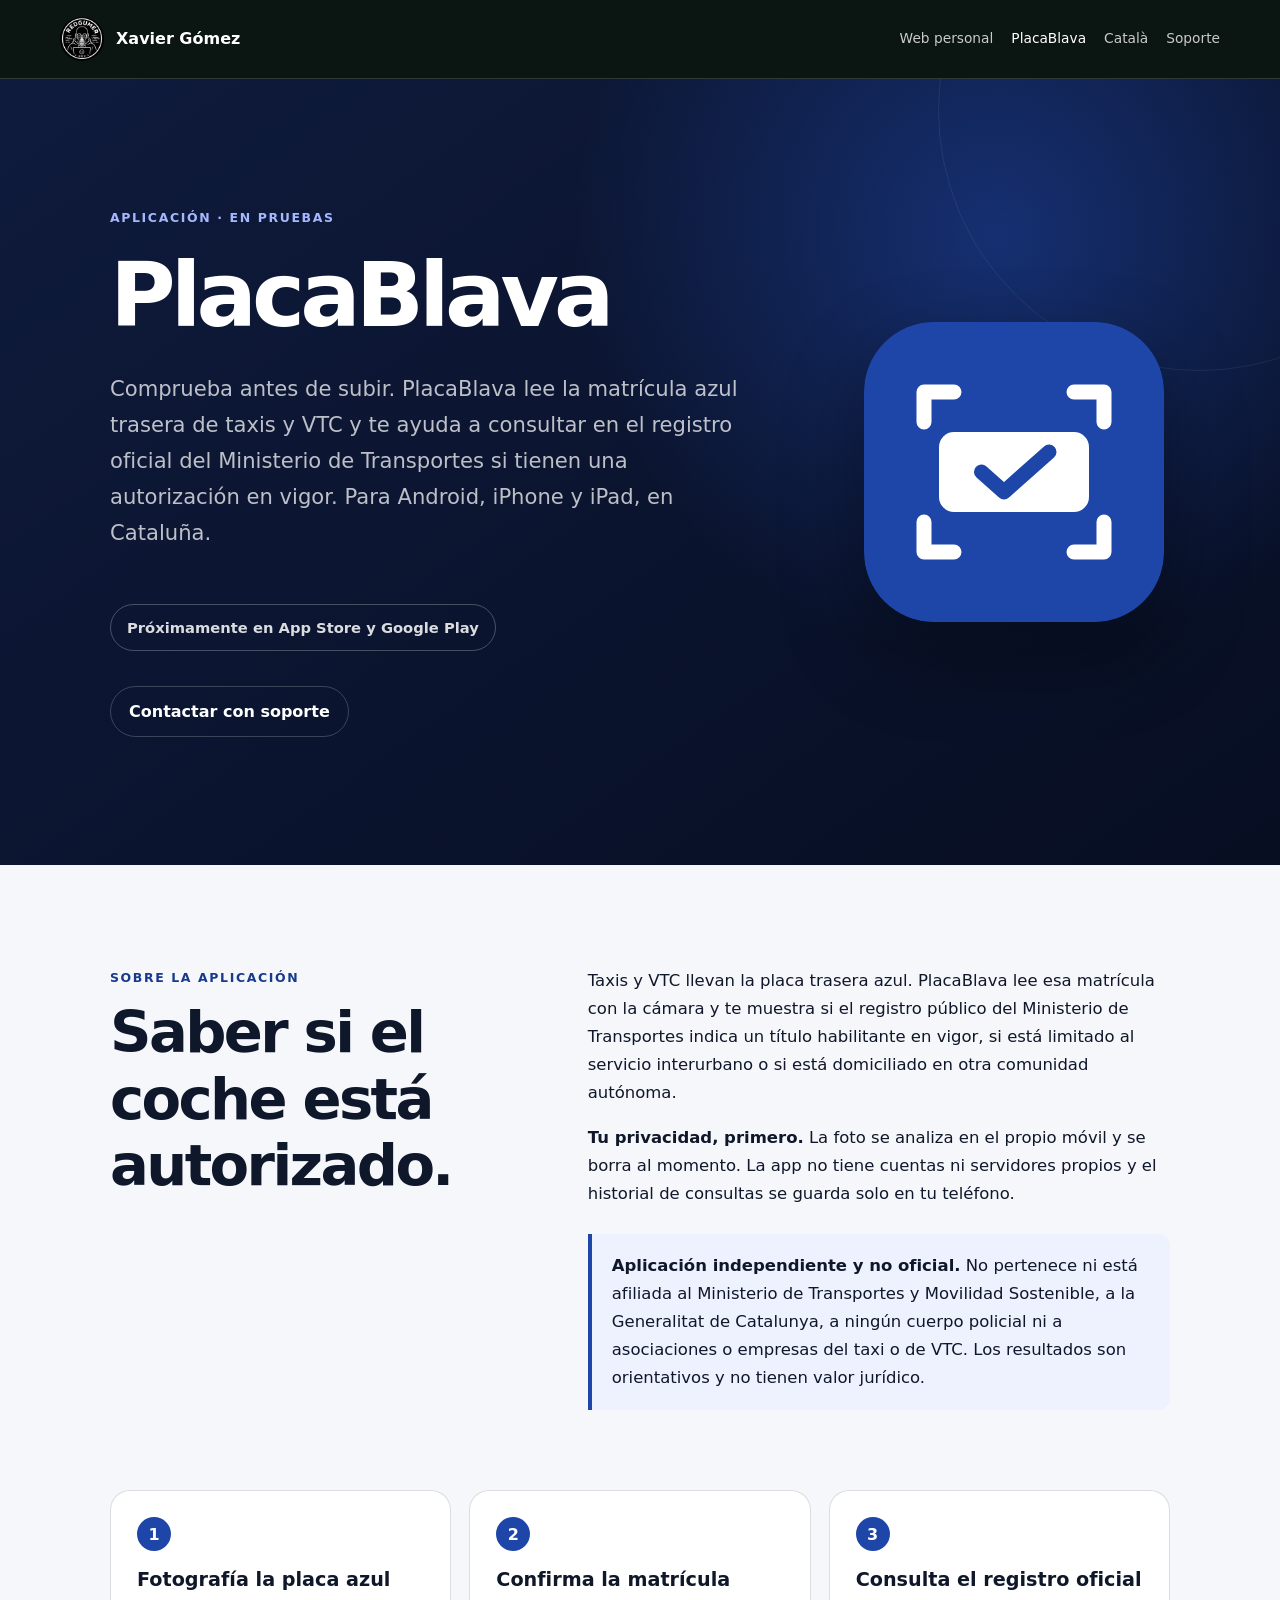
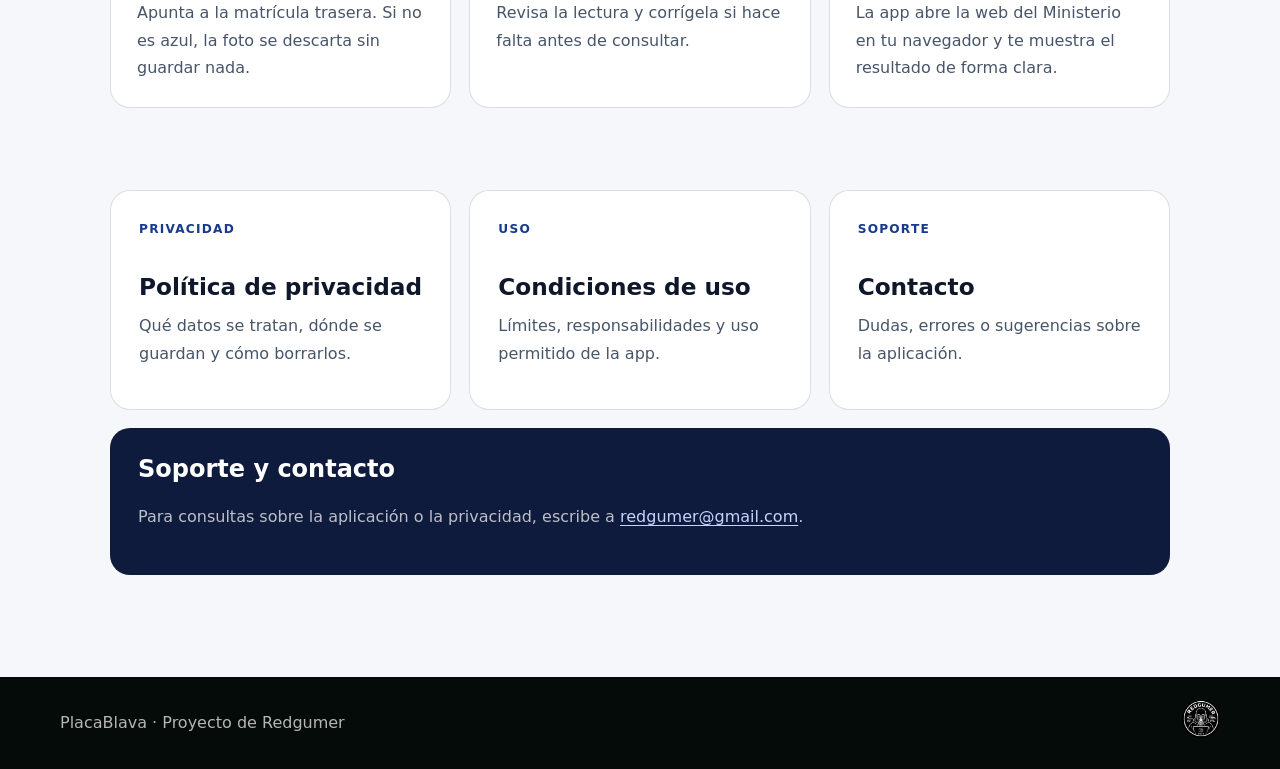
<file: placablava/index.html>
<!DOCTYPE html>
<html lang="es">
<head>
  <meta charset="utf-8">
  <meta name="viewport" content="width=device-width, initial-scale=1">
  <title>PlacaBlava | Información, privacidad y soporte</title>
  <meta name="description" content="PlacaBlava, aplicación para Android e iPhone que lee la matrícula azul de taxis y VTC en Cataluña y ayuda a comprobar en el registro oficial si tienen autorización en vigor.">
  <meta name="robots" content="index,follow,max-image-preview:large,max-snippet:-1,max-video-preview:-1">
  <meta name="theme-color" content="#0f1b3d">
  <link rel="canonical" href="https://fxavigomez.es/placablava/">
  <link rel="alternate" hreflang="es" href="https://fxavigomez.es/placablava/">
  <link rel="alternate" hreflang="ca" href="https://fxavigomez.es/placablava/ca/">
  <link rel="alternate" hreflang="x-default" href="https://fxavigomez.es/placablava/">
  <link rel="icon" type="image/png" sizes="64x64" href="/assets/images/favicon-64.png">
  <link rel="stylesheet" href="/assets/app-pages.css">
  <meta property="og:type" content="website">
  <meta property="og:locale" content="es_ES">
  <meta property="og:locale:alternate" content="ca_ES">
  <meta property="og:site_name" content="Xavier Gómez">
  <meta property="og:title" content="PlacaBlava">
  <meta property="og:description" content="Comprueba antes de subir: información, privacidad y soporte de PlacaBlava.">
  <meta property="og:url" content="https://fxavigomez.es/placablava/">
  <meta property="og:image" content="https://fxavigomez.es/assets/images/placablava-logo.png">
  <meta property="og:image:alt" content="Icono de PlacaBlava: una placa azul dentro de un marco de escáner">
  <script type="application/ld+json">
  {
    "@context": "https://schema.org",
    "@type": "SoftwareApplication",
    "name": "PlacaBlava",
    "url": "https://fxavigomez.es/placablava/",
    "applicationCategory": "TravelApplication",
    "operatingSystem": ["Android", "iOS", "iPadOS"],
    "description": "Aplicación independiente que lee la matrícula azul de taxis y VTC y ayuda a comprobar en el registro oficial si tienen autorización en vigor.",
    "image": "https://fxavigomez.es/assets/images/placablava-logo.png",
    "author": { "@type": "Person", "name": "Xavier Gómez", "url": "https://fxavigomez.es/" }
  }
  </script>
</head>
<body class="theme-placablava">
  <header class="site-header">
    <div class="site-header__inner">
      <a class="brand" href="/" aria-label="Volver a fxavigomez.es"><img src="/assets/images/redgumer-logo-512.webp" alt="" width="44" height="44">Xavier Gómez</a>
      <nav class="site-nav" aria-label="Navegación principal">
        <a href="/">Web personal</a>
        <a href="/placablava/" aria-current="page">PlacaBlava</a>
        <a href="/placablava/ca/" hreflang="ca" lang="ca">Català</a>
        <a href="mailto:redgumer@gmail.com?subject=PlacaBlava">Soporte</a>
      </nav>
    </div>
  </header>

  <main>
    <section class="hero">
      <div class="hero__inner">
        <div>
          <div class="eyebrow">Aplicación · En pruebas</div>
          <h1>PlacaBlava</h1>
          <p class="hero__lead">Comprueba antes de subir. PlacaBlava lee la matrícula azul trasera de taxis y VTC y te ayuda a consultar en el registro oficial del Ministerio de Transportes si tienen una autorización en vigor. Para Android, iPhone y iPad, en Cataluña.</p>
          <p class="store-soon">Próximamente en App Store y Google Play</p>
          <div class="hero__actions">
            <a class="button" href="mailto:redgumer@gmail.com?subject=PlacaBlava">Contactar con soporte</a>
          </div>
        </div>
        <img class="app-logo" src="/assets/images/placablava-icon.svg" alt="Icono de PlacaBlava: una placa azul dentro de un marco de escáner" width="512" height="512">
      </div>
    </section>

    <section class="content" aria-labelledby="sobre-la-app">
      <div class="intro-grid">
        <div>
          <div class="section-label">Sobre la aplicación</div>
          <h2 class="section-title" id="sobre-la-app">Saber si el coche está autorizado.</h2>
        </div>
        <div class="prose">
          <p>Taxis y VTC llevan la placa trasera azul. PlacaBlava lee esa matrícula con la cámara y te muestra si el registro público del Ministerio de Transportes indica un título habilitante en vigor, si está limitado al servicio interurbano o si está domiciliado en otra comunidad autónoma.</p>
          <p><strong>Tu privacidad, primero.</strong> La foto se analiza en el propio móvil y se borra al momento. La app no tiene cuentas ni servidores propios y el historial de consultas se guarda solo en tu teléfono.</p>
          <p class="notice"><strong>Aplicación independiente y no oficial.</strong> No pertenece ni está afiliada al Ministerio de Transportes y Movilidad Sostenible, a la Generalitat de Catalunya, a ningún cuerpo policial ni a asociaciones o empresas del taxi o de VTC. Los resultados son orientativos y no tienen valor jurídico.</p>
        </div>
      </div>

      <ol class="steps" aria-label="Cómo funciona">
        <li><h3>Fotografía la placa azul</h3><p>Apunta a la matrícula trasera. Si no es azul, la foto se descarta sin guardar nada.</p></li>
        <li><h3>Confirma la matrícula</h3><p>Revisa la lectura y corrígela si hace falta antes de consultar.</p></li>
        <li><h3>Consulta el registro oficial</h3><p>La app abre la web del Ministerio en tu navegador y te muestra el resultado de forma clara.</p></li>
      </ol>

      <nav class="link-grid" aria-label="Información legal">
        <a class="link-card" href="/placablava/privacidad/"><span>Privacidad</span><h2>Política de privacidad</h2><p>Qué datos se tratan, dónde se guardan y cómo borrarlos.</p></a>
        <a class="link-card" href="/placablava/condiciones/"><span>Uso</span><h2>Condiciones de uso</h2><p>Límites, responsabilidades y uso permitido de la app.</p></a>
        <a class="link-card" href="mailto:redgumer@gmail.com?subject=PlacaBlava"><span>Soporte</span><h2>Contacto</h2><p>Dudas, errores o sugerencias sobre la aplicación.</p></a>
      </nav>

      <aside class="support" aria-labelledby="soporte">
        <h2 id="soporte">Soporte y contacto</h2>
        <p>Para consultas sobre la aplicación o la privacidad, escribe a <a href="mailto:redgumer@gmail.com?subject=PlacaBlava">redgumer@gmail.com</a>.</p>
      </aside>
    </section>
  </main>

  <footer class="site-footer"><div class="site-footer__inner"><span>PlacaBlava · Proyecto de Redgumer</span><a href="/"><img src="/assets/images/redgumer-logo-512.webp" alt="Volver a la web de Xavier Gómez" width="38" height="38"></a></div></footer>
</body>
</html>
</file>
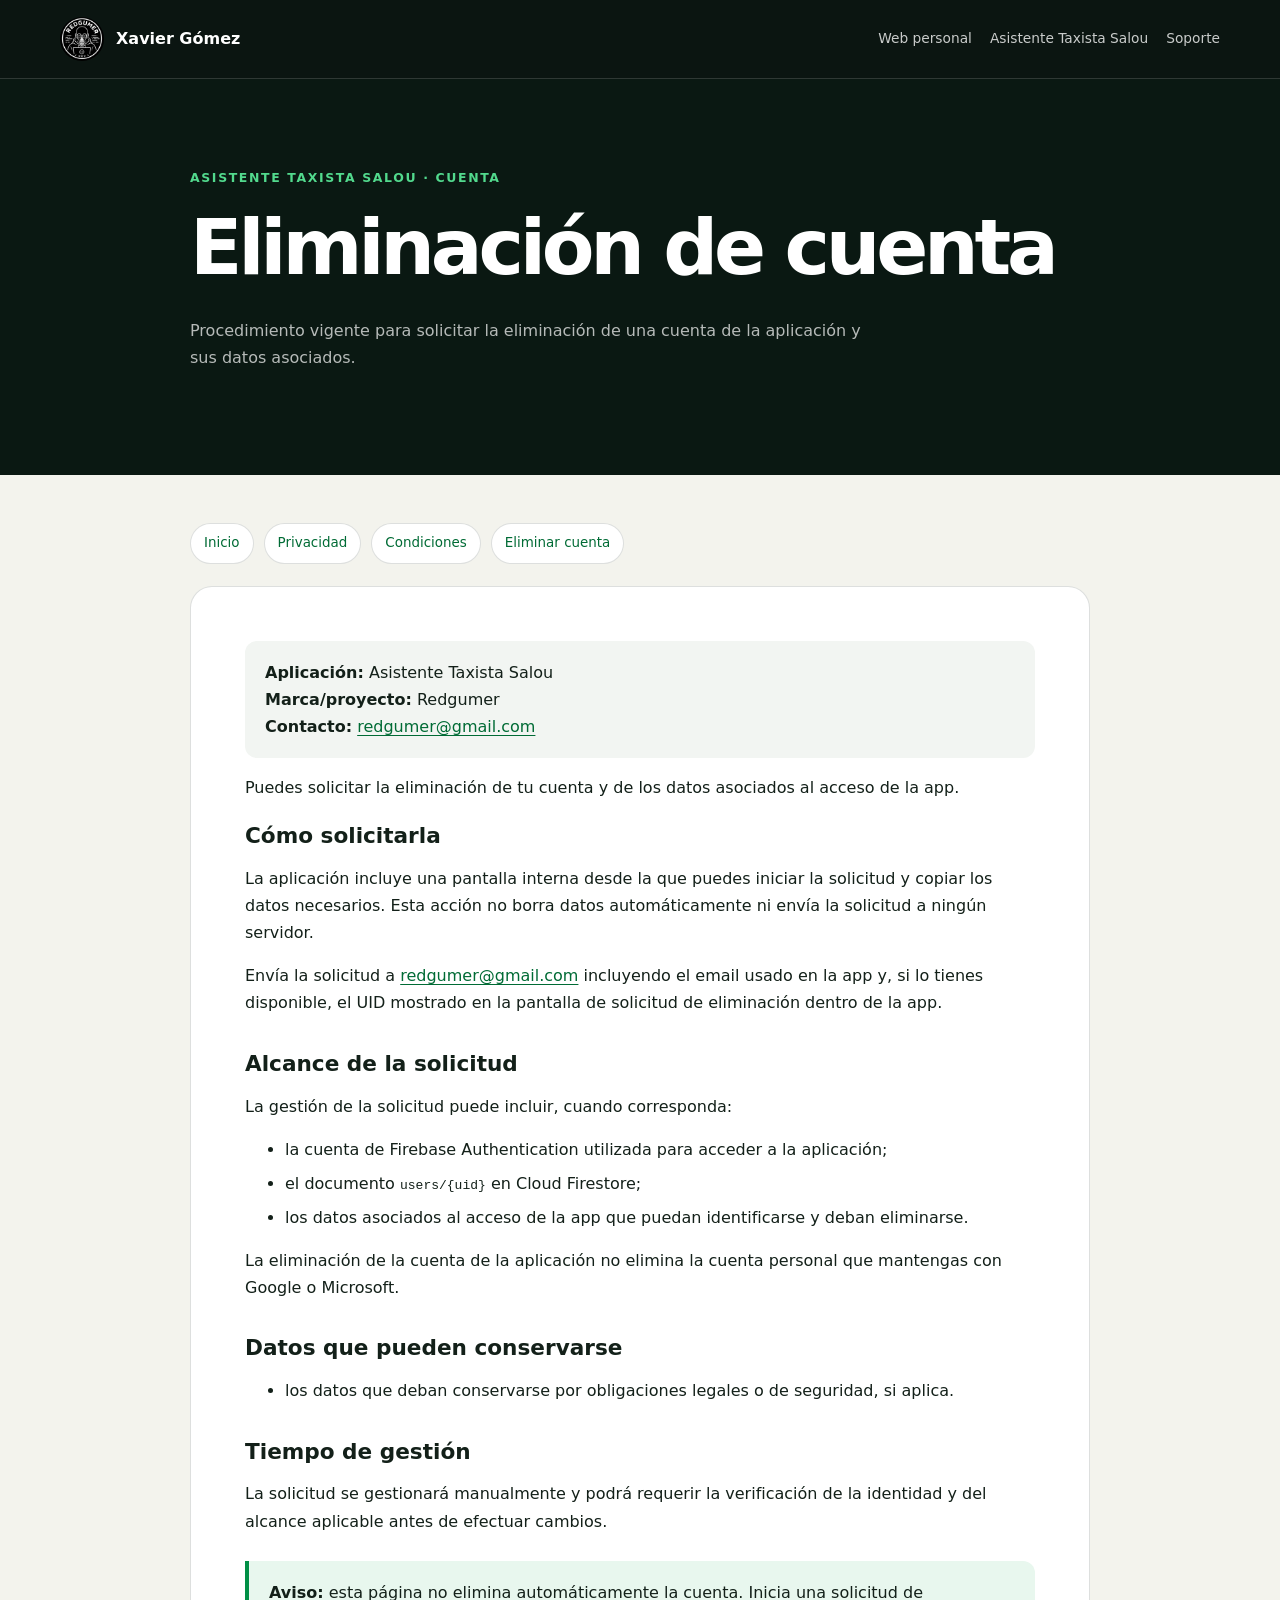
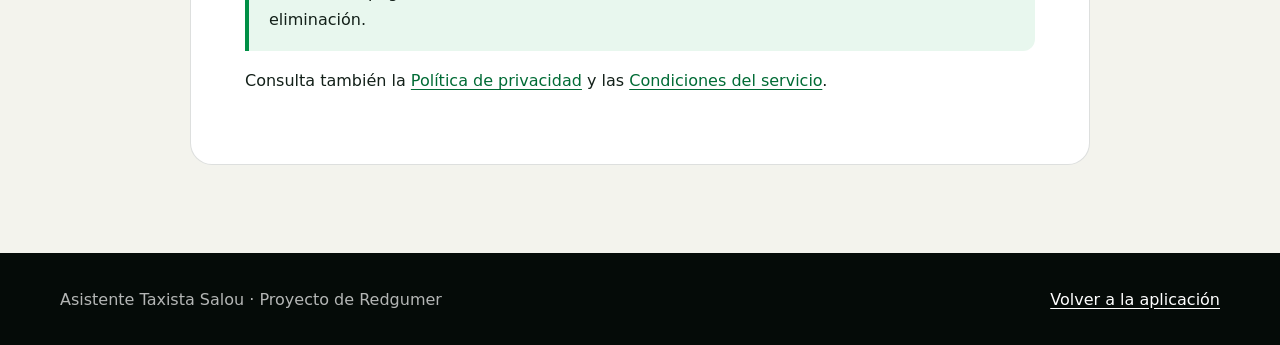
<file: asistente-taxista-salou/eliminar-cuenta/index.html>
<!DOCTYPE html>
<html lang="es">
<head>
  <meta charset="utf-8"><meta name="viewport" content="width=device-width, initial-scale=1">
  <title>Eliminación de cuenta — Asistente Taxista Salou</title>
  <meta name="description" content="Procedimiento público para solicitar la eliminación de una cuenta de Asistente Taxista Salou y sus datos asociados.">
  <meta name="robots" content="index,follow,max-snippet:-1"><meta name="theme-color" content="#07110d">
  <link rel="canonical" href="https://fxavigomez.es/asistente-taxista-salou/eliminar-cuenta/"><link rel="icon" type="image/png" sizes="64x64" href="/assets/images/favicon-64.png"><link rel="stylesheet" href="/assets/app-pages.css">
  <meta property="og:type" content="article"><meta property="og:locale" content="es_ES"><meta property="og:site_name" content="Asistente Taxista Salou"><meta property="og:title" content="Eliminación de cuenta — Asistente Taxista Salou"><meta property="og:description" content="Cómo solicitar la eliminación de una cuenta de Asistente Taxista Salou."><meta property="og:url" content="https://fxavigomez.es/asistente-taxista-salou/eliminar-cuenta/"><meta property="og:image" content="https://fxavigomez.es/assets/images/asistente-taxista-salou-logo.png"><meta property="og:image:alt" content="Logo de Asistente Taxista Salou">
</head>
<body>
  <header class="site-header"><div class="site-header__inner"><a class="brand" href="/" aria-label="Volver a fxavigomez.es"><img src="/assets/images/redgumer-logo-512.webp" alt="" width="44" height="44">Xavier Gómez</a><nav class="site-nav" aria-label="Navegación principal"><a href="/">Web personal</a><a href="/asistente-taxista-salou/">Asistente Taxista Salou</a><a href="mailto:redgumer@gmail.com">Soporte</a></nav></div></header>
  <main>
    <section class="legal-hero"><div class="legal-hero__inner"><div class="eyebrow">Asistente Taxista Salou · Cuenta</div><h1>Eliminación de cuenta</h1><p>Procedimiento vigente para solicitar la eliminación de una cuenta de la aplicación y sus datos asociados.</p></div></section>
    <div class="legal-layout">
      <nav class="legal-nav" aria-label="Páginas de la aplicación"><a href="/asistente-taxista-salou/">Inicio</a><a href="/asistente-taxista-salou/privacidad/">Privacidad</a><a href="/asistente-taxista-salou/terminos/">Condiciones</a><a href="/asistente-taxista-salou/eliminar-cuenta/" aria-current="page">Eliminar cuenta</a></nav>
      <article class="legal">
        <div class="metadata"><p><strong>Aplicación:</strong> Asistente Taxista Salou<br><strong>Marca/proyecto:</strong> Redgumer<br><strong>Contacto:</strong> <a href="mailto:redgumer@gmail.com">redgumer@gmail.com</a></p></div>
        <p>Puedes solicitar la eliminación de tu cuenta y de los datos asociados al acceso de la app.</p>
        <h2>Cómo solicitarla</h2>
        <p>La aplicación incluye una pantalla interna desde la que puedes iniciar la solicitud y copiar los datos necesarios. Esta acción no borra datos automáticamente ni envía la solicitud a ningún servidor.</p>
        <p>Envía la solicitud a <a href="mailto:redgumer@gmail.com?subject=Solicitud%20de%20eliminaci%C3%B3n%20de%20cuenta%20-%20Asistente%20Taxista%20Salou">redgumer@gmail.com</a> incluyendo el email usado en la app y, si lo tienes disponible, el UID mostrado en la pantalla de solicitud de eliminación dentro de la app.</p>
        <h2>Alcance de la solicitud</h2>
        <p>La gestión de la solicitud puede incluir, cuando corresponda:</p>
        <ul><li>la cuenta de Firebase Authentication utilizada para acceder a la aplicación;</li><li>el documento <code>users/{uid}</code> en Cloud Firestore;</li><li>los datos asociados al acceso de la app que puedan identificarse y deban eliminarse.</li></ul>
        <p>La eliminación de la cuenta de la aplicación no elimina la cuenta personal que mantengas con Google o Microsoft.</p>
        <h2>Datos que pueden conservarse</h2>
        <ul><li>los datos que deban conservarse por obligaciones legales o de seguridad, si aplica.</li></ul>
        <h2>Tiempo de gestión</h2>
        <p>La solicitud se gestionará manualmente y podrá requerir la verificación de la identidad y del alcance aplicable antes de efectuar cambios.</p>
        <p class="notice"><strong>Aviso:</strong> esta página no elimina automáticamente la cuenta. Inicia una solicitud de eliminación.</p>
        <p>Consulta también la <a href="/asistente-taxista-salou/privacidad/">Política de privacidad</a> y las <a href="/asistente-taxista-salou/terminos/">Condiciones del servicio</a>.</p>
      </article>
    </div>
  </main>
  <footer class="site-footer"><div class="site-footer__inner"><span>Asistente Taxista Salou · Proyecto de Redgumer</span><a href="/asistente-taxista-salou/">Volver a la aplicación</a></div></footer>
</body>
</html>
</file>
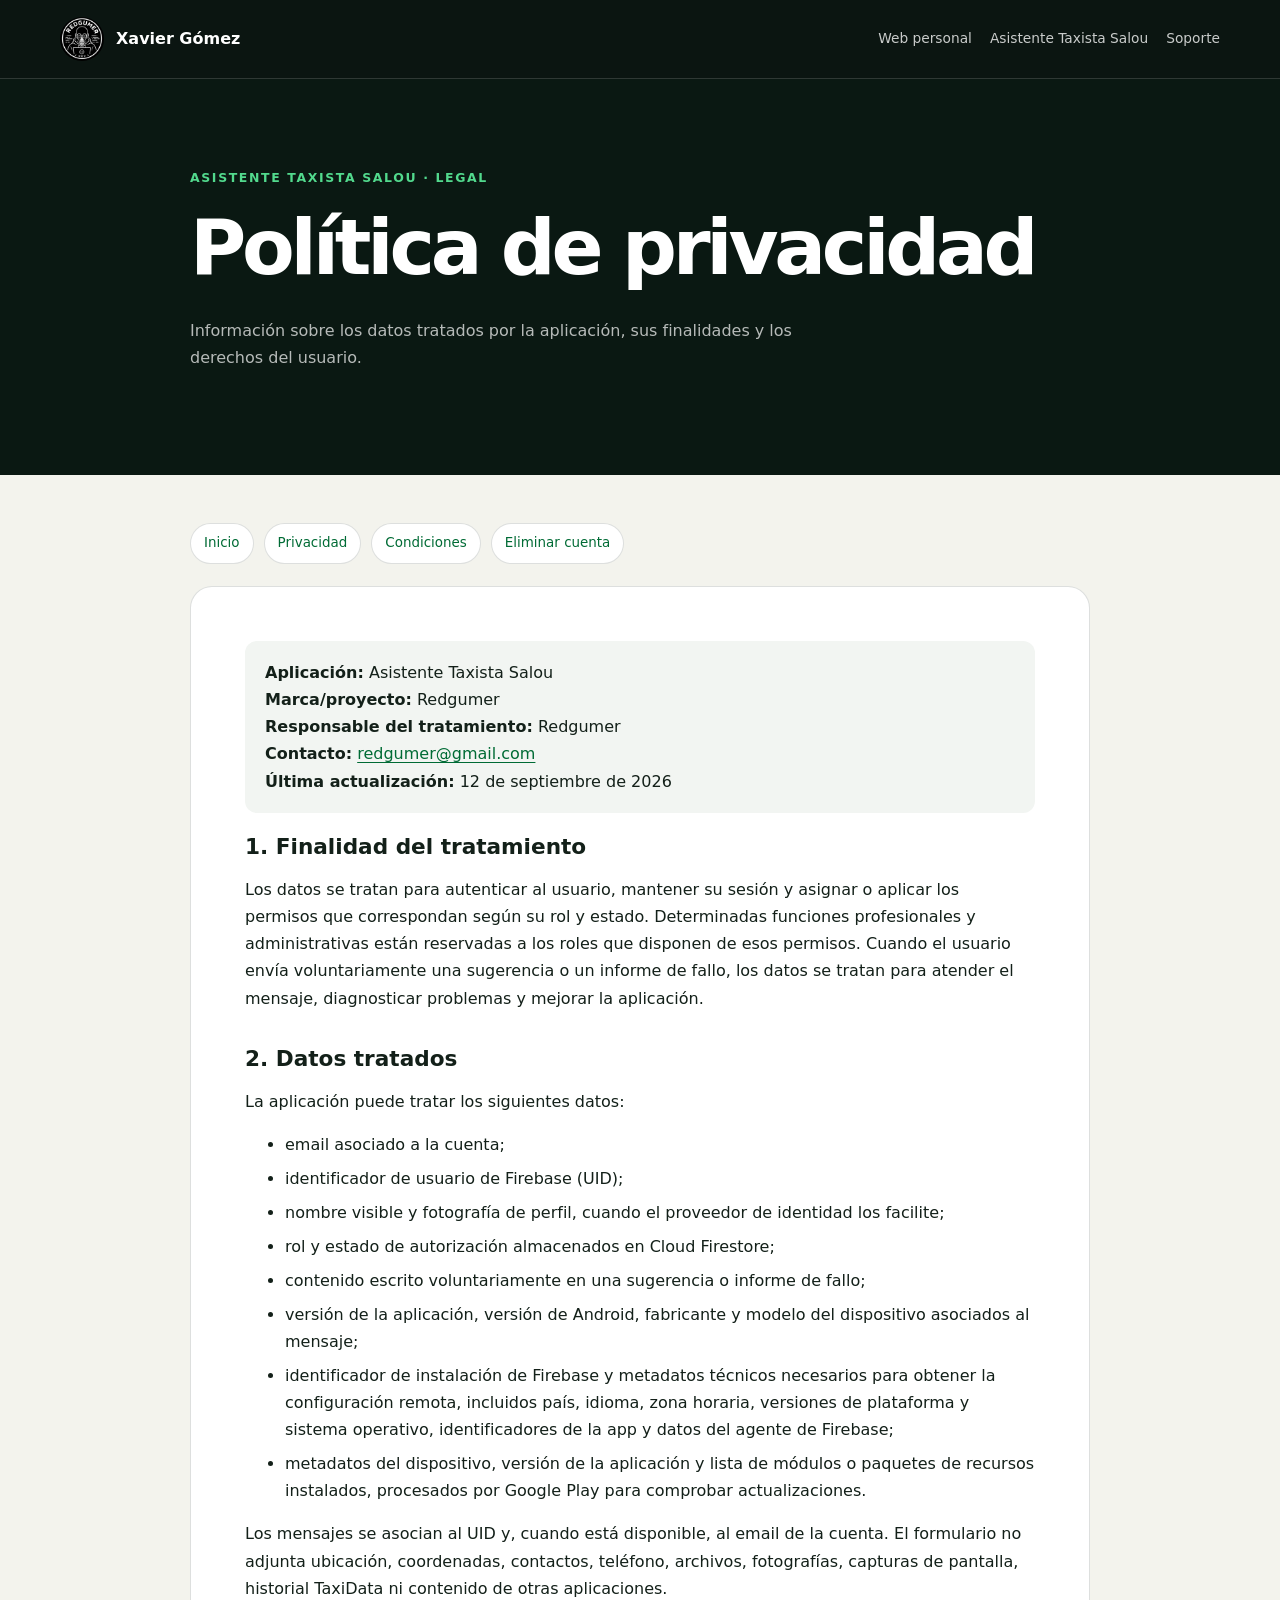
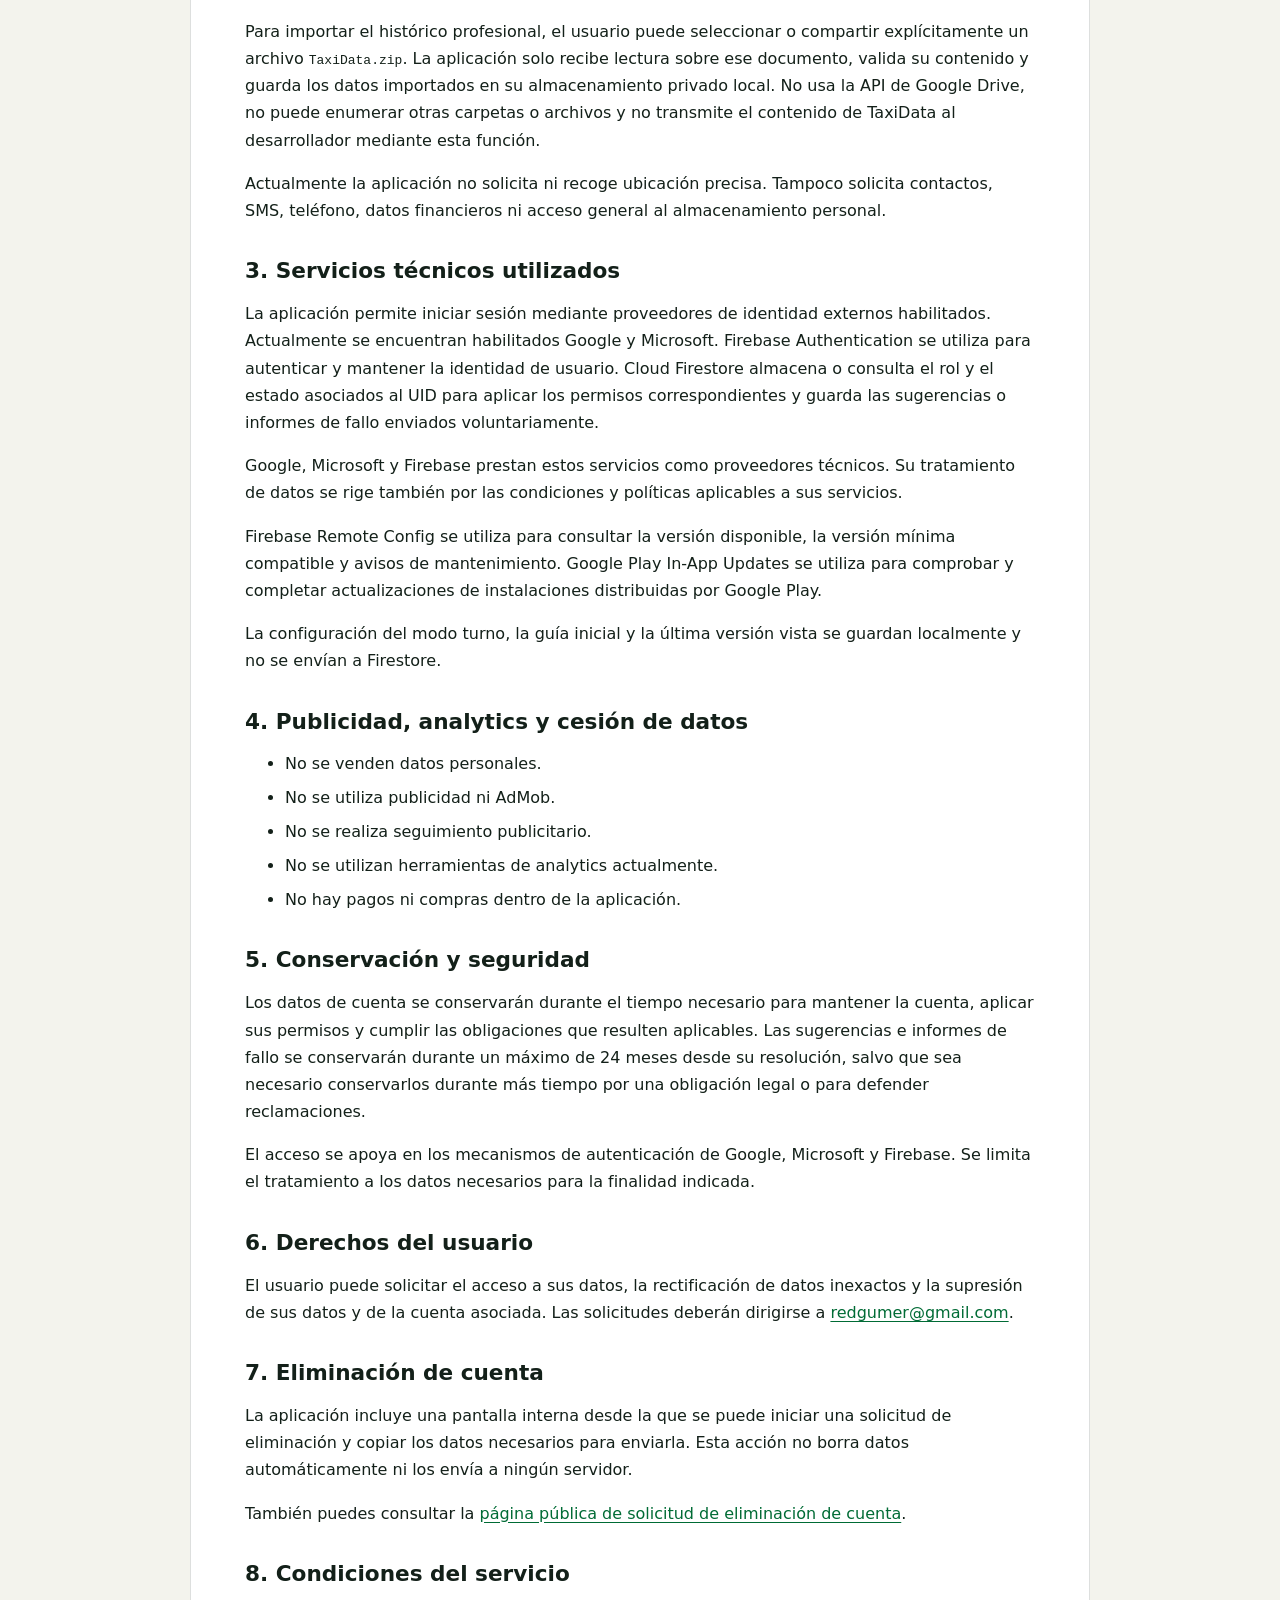
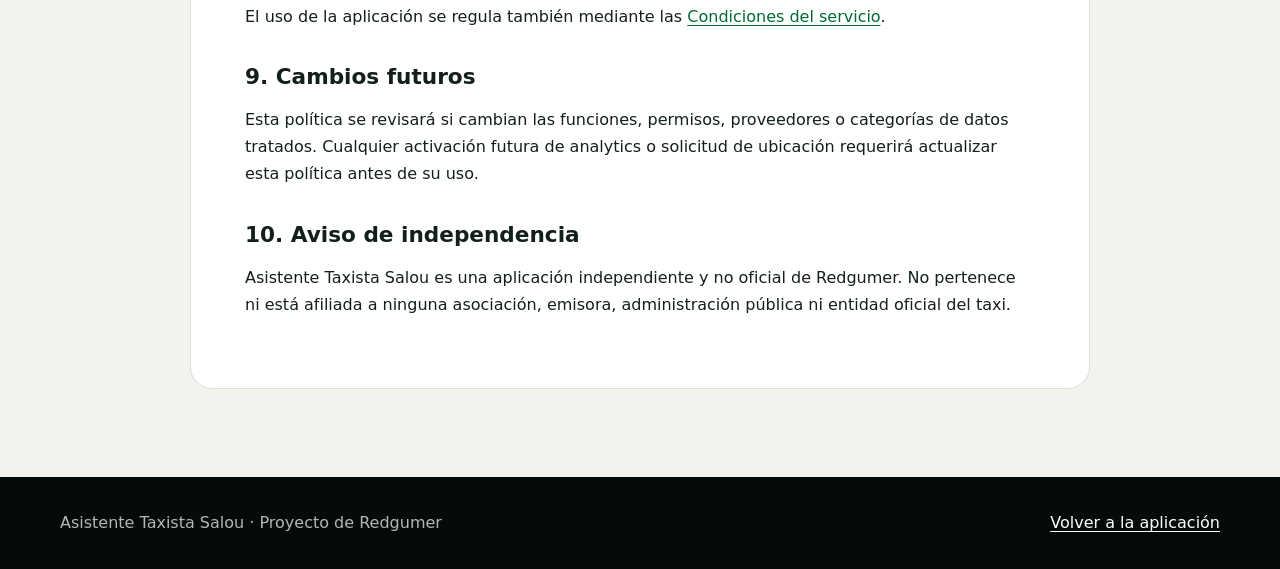
<file: asistente-taxista-salou/privacidad/index.html>
<!DOCTYPE html>
<html lang="es">
<head>
  <meta charset="utf-8">
  <meta name="viewport" content="width=device-width, initial-scale=1">
  <title>Política de privacidad — Asistente Taxista Salou</title>
  <meta name="description" content="Política de privacidad de Asistente Taxista Salou: datos tratados, servicios técnicos, conservación y derechos del usuario.">
  <meta name="robots" content="index,follow,max-snippet:-1">
  <meta name="theme-color" content="#07110d">
  <link rel="canonical" href="https://fxavigomez.es/asistente-taxista-salou/privacidad/">
  <link rel="icon" type="image/png" sizes="64x64" href="/assets/images/favicon-64.png">
  <link rel="stylesheet" href="/assets/app-pages.css">
  <meta property="og:type" content="article"><meta property="og:locale" content="es_ES"><meta property="og:site_name" content="Asistente Taxista Salou">
  <meta property="og:title" content="Política de privacidad — Asistente Taxista Salou"><meta property="og:description" content="Información sobre el tratamiento de datos en Asistente Taxista Salou."><meta property="og:url" content="https://fxavigomez.es/asistente-taxista-salou/privacidad/"><meta property="og:image" content="https://fxavigomez.es/assets/images/asistente-taxista-salou-logo.png"><meta property="og:image:alt" content="Logo de Asistente Taxista Salou">
</head>
<body>
  <header class="site-header"><div class="site-header__inner"><a class="brand" href="/" aria-label="Volver a fxavigomez.es"><img src="/assets/images/redgumer-logo-512.webp" alt="" width="44" height="44">Xavier Gómez</a><nav class="site-nav" aria-label="Navegación principal"><a href="/">Web personal</a><a href="/asistente-taxista-salou/">Asistente Taxista Salou</a><a href="mailto:redgumer@gmail.com">Soporte</a></nav></div></header>
  <main>
    <section class="legal-hero"><div class="legal-hero__inner"><div class="eyebrow">Asistente Taxista Salou · Legal</div><h1>Política de privacidad</h1><p>Información sobre los datos tratados por la aplicación, sus finalidades y los derechos del usuario.</p></div></section>
    <div class="legal-layout">
      <nav class="legal-nav" aria-label="Páginas de la aplicación"><a href="/asistente-taxista-salou/">Inicio</a><a href="/asistente-taxista-salou/privacidad/" aria-current="page">Privacidad</a><a href="/asistente-taxista-salou/terminos/">Condiciones</a><a href="/asistente-taxista-salou/eliminar-cuenta/">Eliminar cuenta</a></nav>
      <article class="legal">
        <div class="metadata"><p><strong>Aplicación:</strong> Asistente Taxista Salou<br><strong>Marca/proyecto:</strong> Redgumer<br><strong>Responsable del tratamiento:</strong> Redgumer<br><strong>Contacto:</strong> <a href="mailto:redgumer@gmail.com">redgumer@gmail.com</a><br><strong>Última actualización:</strong> 12 de septiembre de 2026</p></div>
        <h2>1. Finalidad del tratamiento</h2>
        <p>Los datos se tratan para autenticar al usuario, mantener su sesión y asignar o aplicar los permisos que correspondan según su rol y estado. Determinadas funciones profesionales y administrativas están reservadas a los roles que disponen de esos permisos. Cuando el usuario envía voluntariamente una sugerencia o un informe de fallo, los datos se tratan para atender el mensaje, diagnosticar problemas y mejorar la aplicación.</p>
        <h2>2. Datos tratados</h2>
        <p>La aplicación puede tratar los siguientes datos:</p>
        <ul><li>email asociado a la cuenta;</li><li>identificador de usuario de Firebase (UID);</li><li>nombre visible y fotografía de perfil, cuando el proveedor de identidad los facilite;</li><li>rol y estado de autorización almacenados en Cloud Firestore;</li><li>contenido escrito voluntariamente en una sugerencia o informe de fallo;</li><li>versión de la aplicación, versión de Android, fabricante y modelo del dispositivo asociados al mensaje;</li><li>identificador de instalación de Firebase y metadatos técnicos necesarios para obtener la configuración remota, incluidos país, idioma, zona horaria, versiones de plataforma y sistema operativo, identificadores de la app y datos del agente de Firebase;</li><li>metadatos del dispositivo, versión de la aplicación y lista de módulos o paquetes de recursos instalados, procesados por Google Play para comprobar actualizaciones.</li></ul>
        <p>Los mensajes se asocian al UID y, cuando está disponible, al email de la cuenta. El formulario no adjunta ubicación, coordenadas, contactos, teléfono, archivos, fotografías, capturas de pantalla, historial TaxiData ni contenido de otras aplicaciones.</p>
        <p>Para importar el histórico profesional, el usuario puede seleccionar o compartir explícitamente un archivo <code>TaxiData.zip</code>. La aplicación solo recibe lectura sobre ese documento, valida su contenido y guarda los datos importados en su almacenamiento privado local. No usa la API de Google Drive, no puede enumerar otras carpetas o archivos y no transmite el contenido de TaxiData al desarrollador mediante esta función.</p>
        <p>Actualmente la aplicación no solicita ni recoge ubicación precisa. Tampoco solicita contactos, SMS, teléfono, datos financieros ni acceso general al almacenamiento personal.</p>
        <h2>3. Servicios técnicos utilizados</h2>
        <p>La aplicación permite iniciar sesión mediante proveedores de identidad externos habilitados. Actualmente se encuentran habilitados Google y Microsoft. Firebase Authentication se utiliza para autenticar y mantener la identidad de usuario. Cloud Firestore almacena o consulta el rol y el estado asociados al UID para aplicar los permisos correspondientes y guarda las sugerencias o informes de fallo enviados voluntariamente.</p>
        <p>Google, Microsoft y Firebase prestan estos servicios como proveedores técnicos. Su tratamiento de datos se rige también por las condiciones y políticas aplicables a sus servicios.</p>
        <p>Firebase Remote Config se utiliza para consultar la versión disponible, la versión mínima compatible y avisos de mantenimiento. Google Play In-App Updates se utiliza para comprobar y completar actualizaciones de instalaciones distribuidas por Google Play.</p>
        <p>La configuración del modo turno, la guía inicial y la última versión vista se guardan localmente y no se envían a Firestore.</p>
        <h2>4. Publicidad, analytics y cesión de datos</h2>
        <ul><li>No se venden datos personales.</li><li>No se utiliza publicidad ni AdMob.</li><li>No se realiza seguimiento publicitario.</li><li>No se utilizan herramientas de analytics actualmente.</li><li>No hay pagos ni compras dentro de la aplicación.</li></ul>
        <h2>5. Conservación y seguridad</h2>
        <p>Los datos de cuenta se conservarán durante el tiempo necesario para mantener la cuenta, aplicar sus permisos y cumplir las obligaciones que resulten aplicables. Las sugerencias e informes de fallo se conservarán durante un máximo de 24 meses desde su resolución, salvo que sea necesario conservarlos durante más tiempo por una obligación legal o para defender reclamaciones.</p>
        <p>El acceso se apoya en los mecanismos de autenticación de Google, Microsoft y Firebase. Se limita el tratamiento a los datos necesarios para la finalidad indicada.</p>
        <h2>6. Derechos del usuario</h2>
        <p>El usuario puede solicitar el acceso a sus datos, la rectificación de datos inexactos y la supresión de sus datos y de la cuenta asociada. Las solicitudes deberán dirigirse a <a href="mailto:redgumer@gmail.com">redgumer@gmail.com</a>.</p>
        <h2>7. Eliminación de cuenta</h2>
        <p>La aplicación incluye una pantalla interna desde la que se puede iniciar una solicitud de eliminación y copiar los datos necesarios para enviarla. Esta acción no borra datos automáticamente ni los envía a ningún servidor.</p>
        <p>También puedes consultar la <a href="/asistente-taxista-salou/eliminar-cuenta/">página pública de solicitud de eliminación de cuenta</a>.</p>
        <h2>8. Condiciones del servicio</h2>
        <p>El uso de la aplicación se regula también mediante las <a href="/asistente-taxista-salou/terminos/">Condiciones del servicio</a>.</p>
        <h2>9. Cambios futuros</h2>
        <p>Esta política se revisará si cambian las funciones, permisos, proveedores o categorías de datos tratados. Cualquier activación futura de analytics o solicitud de ubicación requerirá actualizar esta política antes de su uso.</p>
        <h2>10. Aviso de independencia</h2>
        <p>Asistente Taxista Salou es una aplicación independiente y no oficial de Redgumer. No pertenece ni está afiliada a ninguna asociación, emisora, administración pública ni entidad oficial del taxi.</p>
      </article>
    </div>
  </main>
  <footer class="site-footer"><div class="site-footer__inner"><span>Asistente Taxista Salou · Proyecto de Redgumer</span><a href="/asistente-taxista-salou/">Volver a la aplicación</a></div></footer>
</body>
</html>
</file>
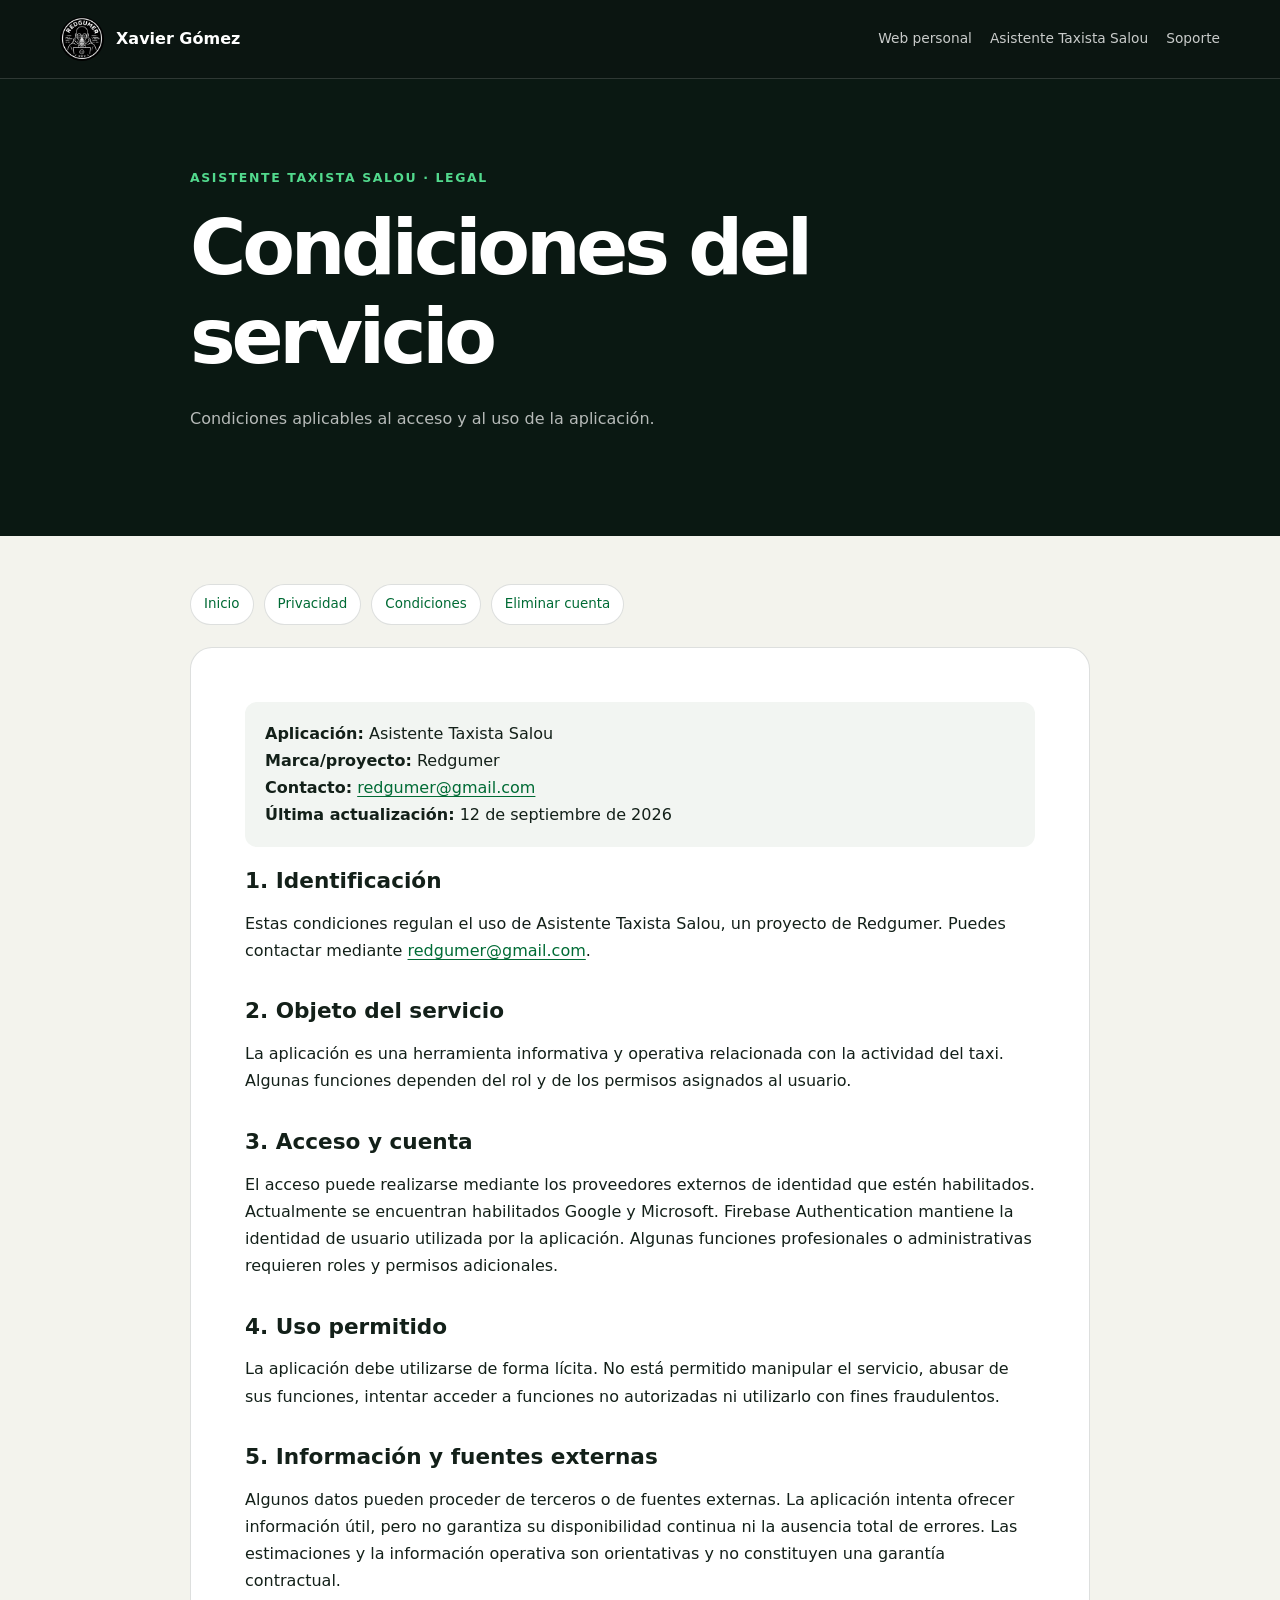
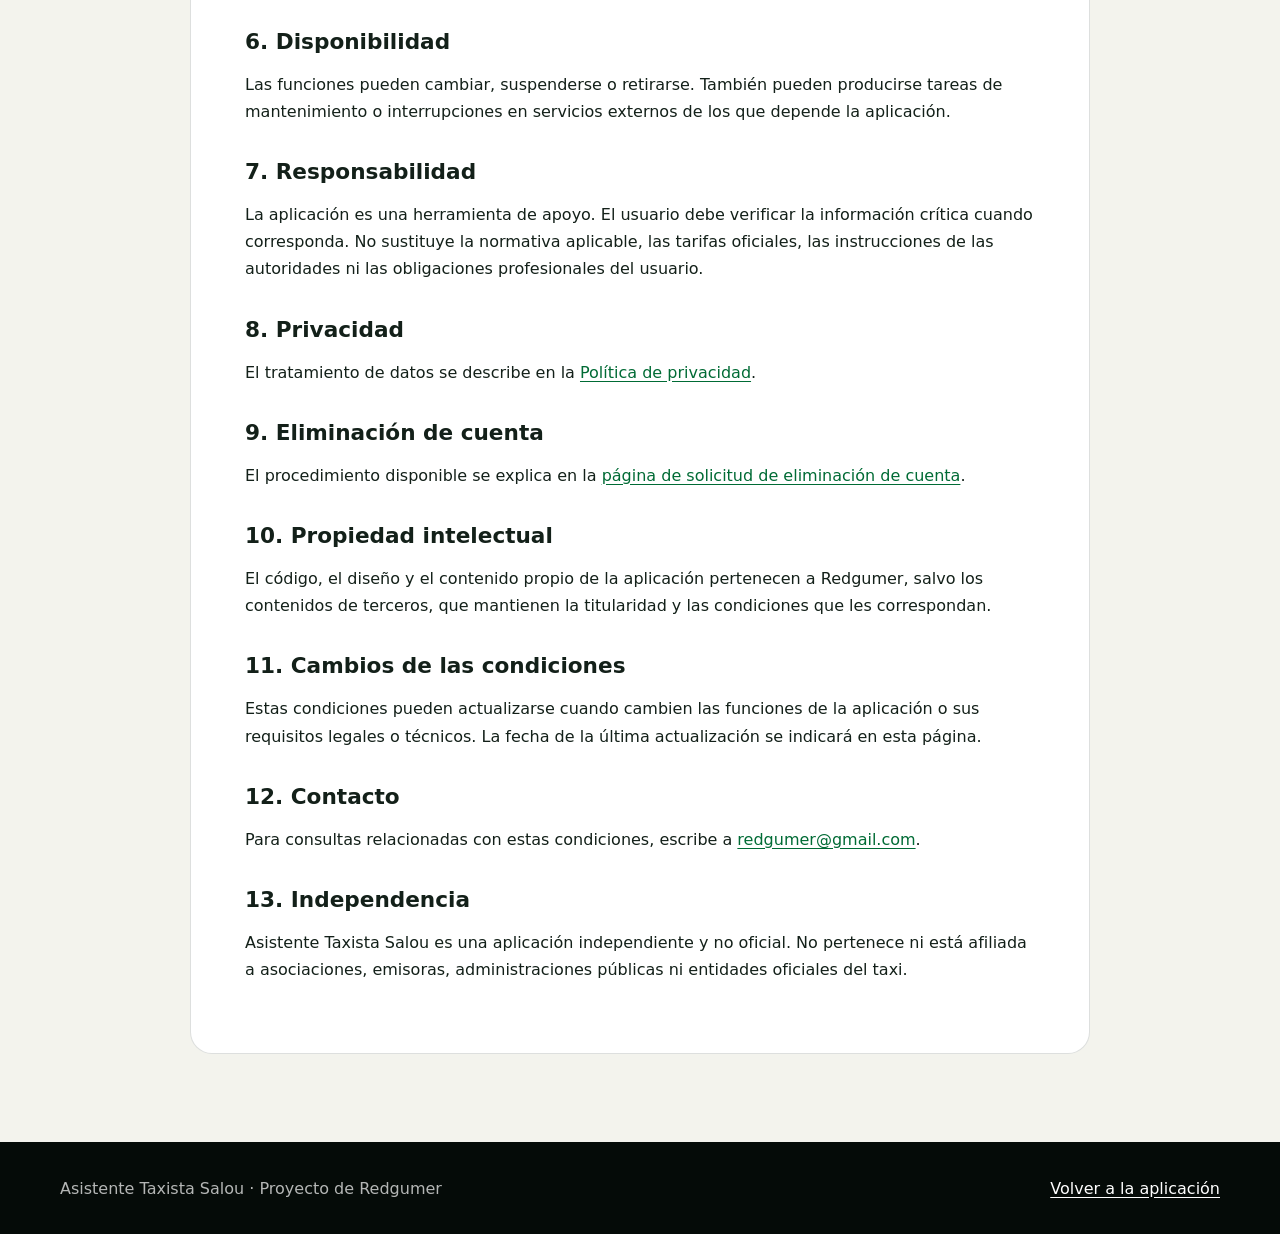
<file: asistente-taxista-salou/terminos/index.html>
<!DOCTYPE html>
<html lang="es">
<head>
  <meta charset="utf-8"><meta name="viewport" content="width=device-width, initial-scale=1">
  <title>Condiciones del servicio — Asistente Taxista Salou</title>
  <meta name="description" content="Condiciones del servicio de Asistente Taxista Salou: uso permitido, disponibilidad, fuentes externas y responsabilidades.">
  <meta name="robots" content="index,follow,max-snippet:-1"><meta name="theme-color" content="#07110d">
  <link rel="canonical" href="https://fxavigomez.es/asistente-taxista-salou/terminos/"><link rel="icon" type="image/png" sizes="64x64" href="/assets/images/favicon-64.png"><link rel="stylesheet" href="/assets/app-pages.css">
  <meta property="og:type" content="article"><meta property="og:locale" content="es_ES"><meta property="og:site_name" content="Asistente Taxista Salou"><meta property="og:title" content="Condiciones del servicio — Asistente Taxista Salou"><meta property="og:description" content="Condiciones aplicables al uso de Asistente Taxista Salou."><meta property="og:url" content="https://fxavigomez.es/asistente-taxista-salou/terminos/"><meta property="og:image" content="https://fxavigomez.es/assets/images/asistente-taxista-salou-logo.png"><meta property="og:image:alt" content="Logo de Asistente Taxista Salou">
</head>
<body>
  <header class="site-header"><div class="site-header__inner"><a class="brand" href="/" aria-label="Volver a fxavigomez.es"><img src="/assets/images/redgumer-logo-512.webp" alt="" width="44" height="44">Xavier Gómez</a><nav class="site-nav" aria-label="Navegación principal"><a href="/">Web personal</a><a href="/asistente-taxista-salou/">Asistente Taxista Salou</a><a href="mailto:redgumer@gmail.com">Soporte</a></nav></div></header>
  <main>
    <section class="legal-hero"><div class="legal-hero__inner"><div class="eyebrow">Asistente Taxista Salou · Legal</div><h1>Condiciones del servicio</h1><p>Condiciones aplicables al acceso y al uso de la aplicación.</p></div></section>
    <div class="legal-layout">
      <nav class="legal-nav" aria-label="Páginas de la aplicación"><a href="/asistente-taxista-salou/">Inicio</a><a href="/asistente-taxista-salou/privacidad/">Privacidad</a><a href="/asistente-taxista-salou/terminos/" aria-current="page">Condiciones</a><a href="/asistente-taxista-salou/eliminar-cuenta/">Eliminar cuenta</a></nav>
      <article class="legal">
        <div class="metadata"><p><strong>Aplicación:</strong> Asistente Taxista Salou<br><strong>Marca/proyecto:</strong> Redgumer<br><strong>Contacto:</strong> <a href="mailto:redgumer@gmail.com">redgumer@gmail.com</a><br><strong>Última actualización:</strong> 12 de septiembre de 2026</p></div>
        <h2>1. Identificación</h2><p>Estas condiciones regulan el uso de Asistente Taxista Salou, un proyecto de Redgumer. Puedes contactar mediante <a href="mailto:redgumer@gmail.com">redgumer@gmail.com</a>.</p>
        <h2>2. Objeto del servicio</h2><p>La aplicación es una herramienta informativa y operativa relacionada con la actividad del taxi. Algunas funciones dependen del rol y de los permisos asignados al usuario.</p>
        <h2>3. Acceso y cuenta</h2><p>El acceso puede realizarse mediante los proveedores externos de identidad que estén habilitados. Actualmente se encuentran habilitados Google y Microsoft. Firebase Authentication mantiene la identidad de usuario utilizada por la aplicación. Algunas funciones profesionales o administrativas requieren roles y permisos adicionales.</p>
        <h2>4. Uso permitido</h2><p>La aplicación debe utilizarse de forma lícita. No está permitido manipular el servicio, abusar de sus funciones, intentar acceder a funciones no autorizadas ni utilizarlo con fines fraudulentos.</p>
        <h2>5. Información y fuentes externas</h2><p>Algunos datos pueden proceder de terceros o de fuentes externas. La aplicación intenta ofrecer información útil, pero no garantiza su disponibilidad continua ni la ausencia total de errores. Las estimaciones y la información operativa son orientativas y no constituyen una garantía contractual.</p>
        <h2>6. Disponibilidad</h2><p>Las funciones pueden cambiar, suspenderse o retirarse. También pueden producirse tareas de mantenimiento o interrupciones en servicios externos de los que depende la aplicación.</p>
        <h2>7. Responsabilidad</h2><p>La aplicación es una herramienta de apoyo. El usuario debe verificar la información crítica cuando corresponda. No sustituye la normativa aplicable, las tarifas oficiales, las instrucciones de las autoridades ni las obligaciones profesionales del usuario.</p>
        <h2>8. Privacidad</h2><p>El tratamiento de datos se describe en la <a href="/asistente-taxista-salou/privacidad/">Política de privacidad</a>.</p>
        <h2>9. Eliminación de cuenta</h2><p>El procedimiento disponible se explica en la <a href="/asistente-taxista-salou/eliminar-cuenta/">página de solicitud de eliminación de cuenta</a>.</p>
        <h2>10. Propiedad intelectual</h2><p>El código, el diseño y el contenido propio de la aplicación pertenecen a Redgumer, salvo los contenidos de terceros, que mantienen la titularidad y las condiciones que les correspondan.</p>
        <h2>11. Cambios de las condiciones</h2><p>Estas condiciones pueden actualizarse cuando cambien las funciones de la aplicación o sus requisitos legales o técnicos. La fecha de la última actualización se indicará en esta página.</p>
        <h2>12. Contacto</h2><p>Para consultas relacionadas con estas condiciones, escribe a <a href="mailto:redgumer@gmail.com">redgumer@gmail.com</a>.</p>
        <h2>13. Independencia</h2><p>Asistente Taxista Salou es una aplicación independiente y no oficial. No pertenece ni está afiliada a asociaciones, emisoras, administraciones públicas ni entidades oficiales del taxi.</p>
      </article>
    </div>
  </main>
  <footer class="site-footer"><div class="site-footer__inner"><span>Asistente Taxista Salou · Proyecto de Redgumer</span><a href="/asistente-taxista-salou/">Volver a la aplicación</a></div></footer>
</body>
</html>
</file>
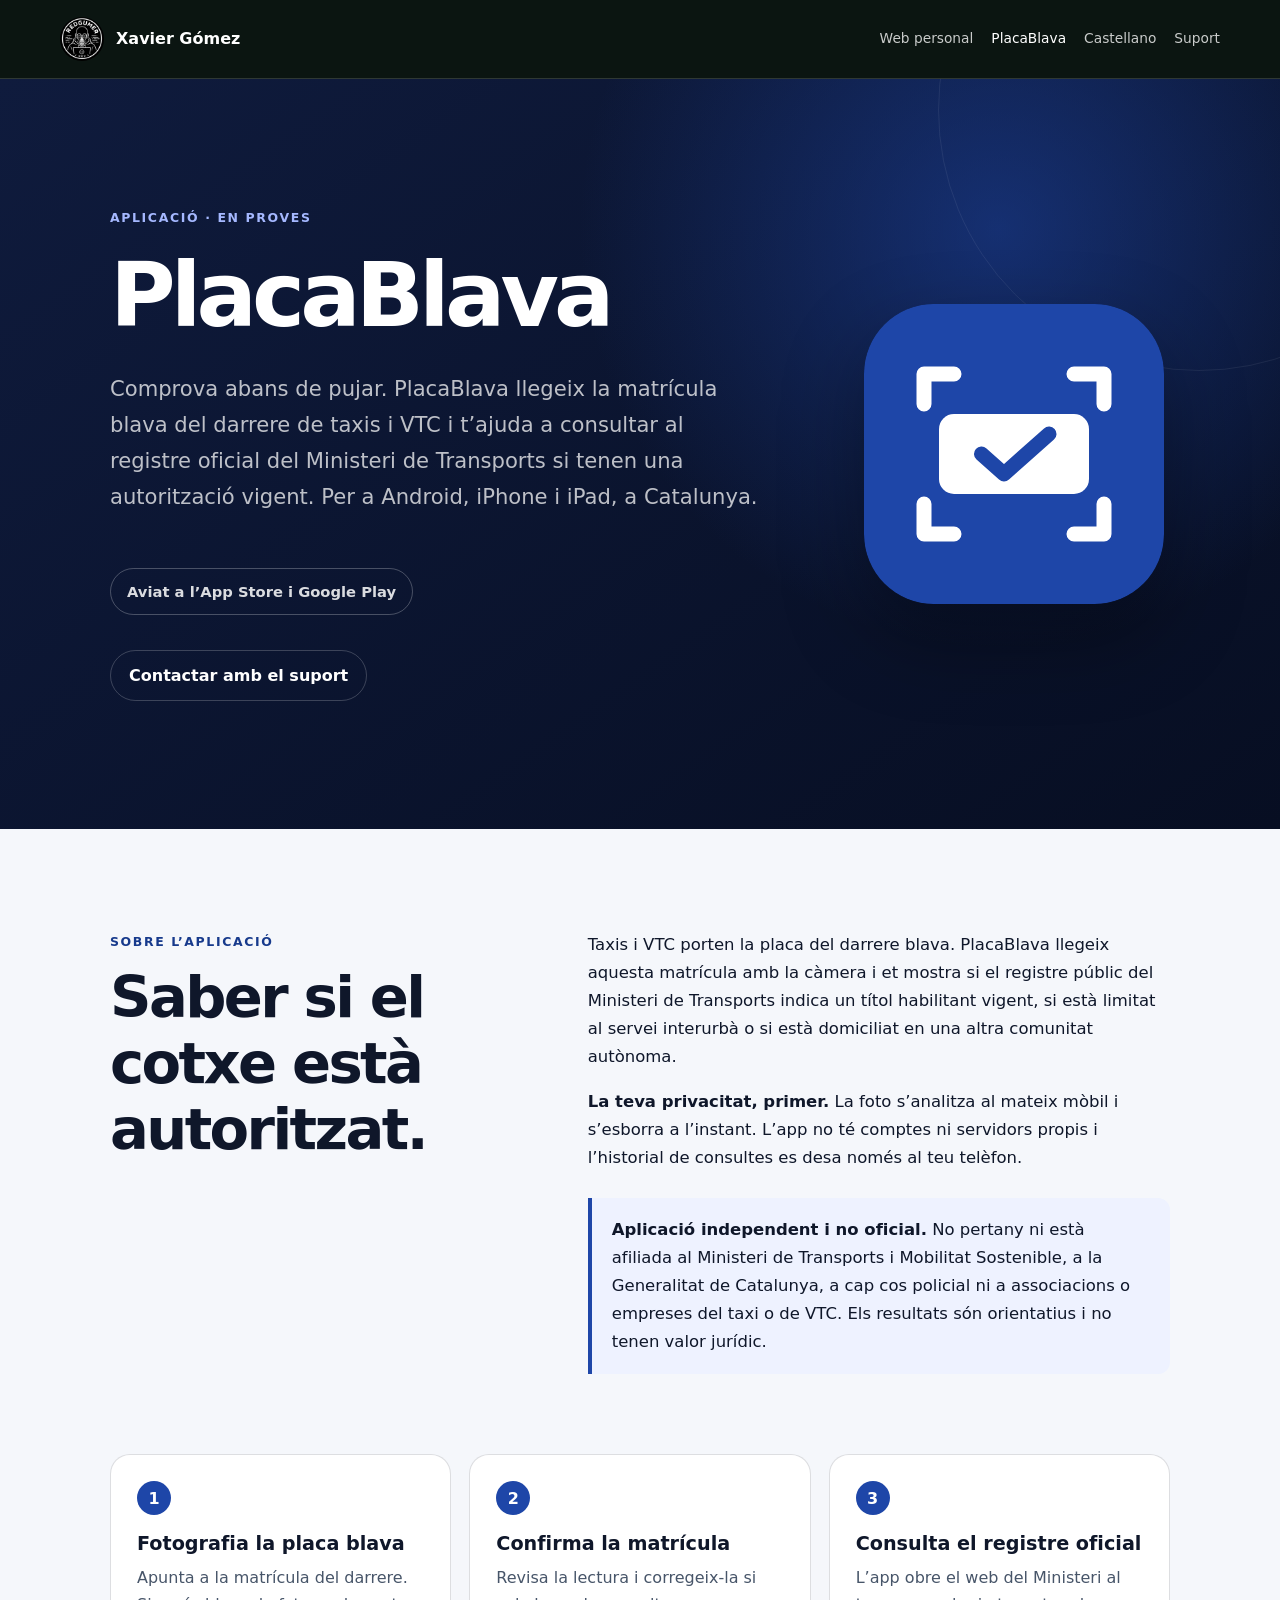
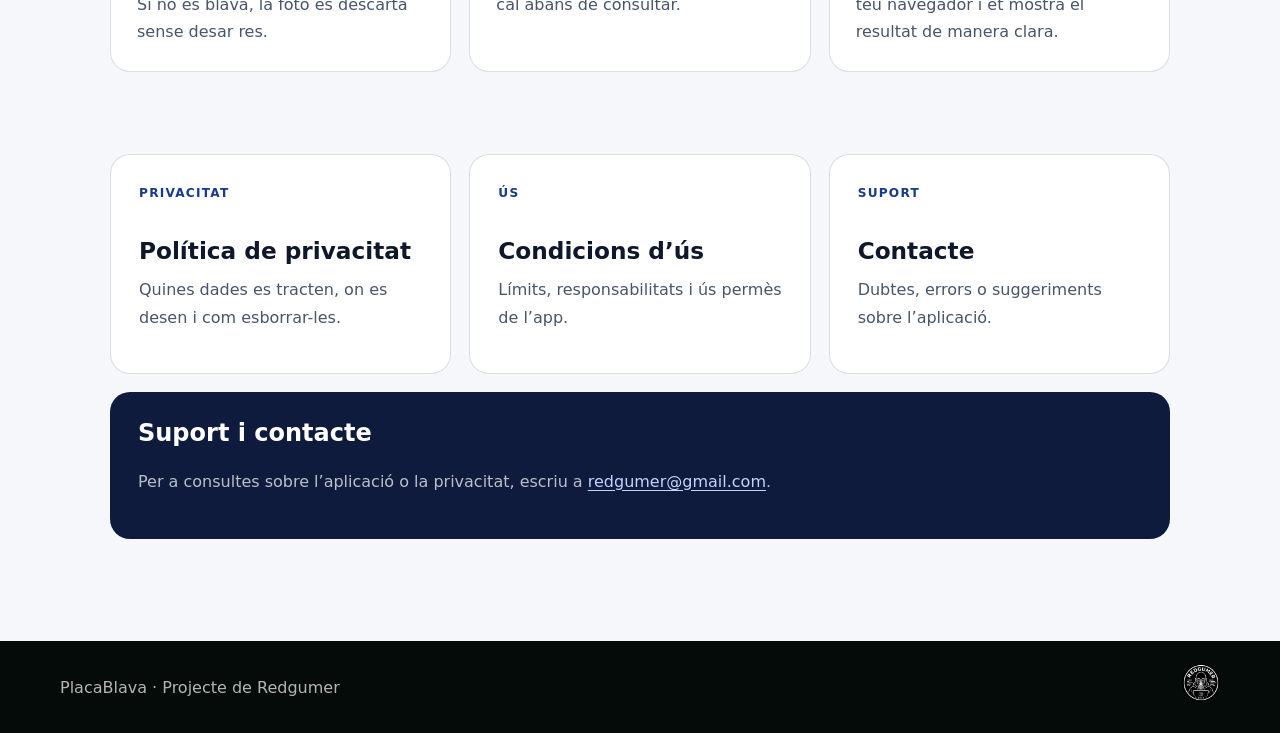
<file: placablava/ca/index.html>
<!DOCTYPE html>
<html lang="ca">
<head>
  <meta charset="utf-8">
  <meta name="viewport" content="width=device-width, initial-scale=1">
  <title>PlacaBlava | Informació, privacitat i suport</title>
  <meta name="description" content="PlacaBlava, aplicació per a Android i iPhone que llegeix la matrícula blava de taxis i VTC a Catalunya i ajuda a comprovar al registre oficial si tenen autorització vigent.">
  <meta name="robots" content="index,follow,max-image-preview:large,max-snippet:-1,max-video-preview:-1">
  <meta name="theme-color" content="#0f1b3d">
  <link rel="canonical" href="https://fxavigomez.es/placablava/ca/">
  <link rel="alternate" hreflang="es" href="https://fxavigomez.es/placablava/">
  <link rel="alternate" hreflang="ca" href="https://fxavigomez.es/placablava/ca/">
  <link rel="alternate" hreflang="x-default" href="https://fxavigomez.es/placablava/">
  <link rel="icon" type="image/png" sizes="64x64" href="/assets/images/favicon-64.png">
  <link rel="stylesheet" href="/assets/app-pages.css">
  <meta property="og:type" content="website">
  <meta property="og:locale" content="ca_ES">
  <meta property="og:locale:alternate" content="es_ES">
  <meta property="og:site_name" content="Xavier Gómez">
  <meta property="og:title" content="PlacaBlava">
  <meta property="og:description" content="Comprova abans de pujar: informació, privacitat i suport de PlacaBlava.">
  <meta property="og:url" content="https://fxavigomez.es/placablava/ca/">
  <meta property="og:image" content="https://fxavigomez.es/assets/images/placablava-logo.png">
  <meta property="og:image:alt" content="Icona de PlacaBlava: una placa blava dins d’un marc d’escàner">
</head>
<body class="theme-placablava">
  <header class="site-header">
    <div class="site-header__inner">
      <a class="brand" href="/" aria-label="Tornar a fxavigomez.es"><img src="/assets/images/redgumer-logo-512.webp" alt="" width="44" height="44">Xavier Gómez</a>
      <nav class="site-nav" aria-label="Navegació principal">
        <a href="/">Web personal</a>
        <a href="/placablava/ca/" aria-current="page">PlacaBlava</a>
        <a href="/placablava/" hreflang="es" lang="es">Castellano</a>
        <a href="mailto:redgumer@gmail.com?subject=PlacaBlava">Suport</a>
      </nav>
    </div>
  </header>

  <main>
    <section class="hero">
      <div class="hero__inner">
        <div>
          <div class="eyebrow">Aplicació · En proves</div>
          <h1>PlacaBlava</h1>
          <p class="hero__lead">Comprova abans de pujar. PlacaBlava llegeix la matrícula blava del darrere de taxis i VTC i t’ajuda a consultar al registre oficial del Ministeri de Transports si tenen una autorització vigent. Per a Android, iPhone i iPad, a Catalunya.</p>
          <p class="store-soon">Aviat a l’App Store i Google Play</p>
          <div class="hero__actions">
            <a class="button" href="mailto:redgumer@gmail.com?subject=PlacaBlava">Contactar amb el suport</a>
          </div>
        </div>
        <img class="app-logo" src="/assets/images/placablava-icon.svg" alt="Icona de PlacaBlava: una placa blava dins d’un marc d’escàner" width="512" height="512">
      </div>
    </section>

    <section class="content" aria-labelledby="sobre-lapp">
      <div class="intro-grid">
        <div>
          <div class="section-label">Sobre l’aplicació</div>
          <h2 class="section-title" id="sobre-lapp">Saber si el cotxe està autoritzat.</h2>
        </div>
        <div class="prose">
          <p>Taxis i VTC porten la placa del darrere blava. PlacaBlava llegeix aquesta matrícula amb la càmera i et mostra si el registre públic del Ministeri de Transports indica un títol habilitant vigent, si està limitat al servei interurbà o si està domiciliat en una altra comunitat autònoma.</p>
          <p><strong>La teva privacitat, primer.</strong> La foto s’analitza al mateix mòbil i s’esborra a l’instant. L’app no té comptes ni servidors propis i l’historial de consultes es desa només al teu telèfon.</p>
          <p class="notice"><strong>Aplicació independent i no oficial.</strong> No pertany ni està afiliada al Ministeri de Transports i Mobilitat Sostenible, a la Generalitat de Catalunya, a cap cos policial ni a associacions o empreses del taxi o de VTC. Els resultats són orientatius i no tenen valor jurídic.</p>
        </div>
      </div>

      <ol class="steps" aria-label="Com funciona">
        <li><h3>Fotografia la placa blava</h3><p>Apunta a la matrícula del darrere. Si no és blava, la foto es descarta sense desar res.</p></li>
        <li><h3>Confirma la matrícula</h3><p>Revisa la lectura i corregeix-la si cal abans de consultar.</p></li>
        <li><h3>Consulta el registre oficial</h3><p>L’app obre el web del Ministeri al teu navegador i et mostra el resultat de manera clara.</p></li>
      </ol>

      <nav class="link-grid" aria-label="Informació legal">
        <a class="link-card" href="/placablava/ca/privacitat/"><span>Privacitat</span><h2>Política de privacitat</h2><p>Quines dades es tracten, on es desen i com esborrar-les.</p></a>
        <a class="link-card" href="/placablava/ca/condicions/"><span>Ús</span><h2>Condicions d’ús</h2><p>Límits, responsabilitats i ús permès de l’app.</p></a>
        <a class="link-card" href="mailto:redgumer@gmail.com?subject=PlacaBlava"><span>Suport</span><h2>Contacte</h2><p>Dubtes, errors o suggeriments sobre l’aplicació.</p></a>
      </nav>

      <aside class="support" aria-labelledby="suport">
        <h2 id="suport">Suport i contacte</h2>
        <p>Per a consultes sobre l’aplicació o la privacitat, escriu a <a href="mailto:redgumer@gmail.com?subject=PlacaBlava">redgumer@gmail.com</a>.</p>
      </aside>
    </section>
  </main>

  <footer class="site-footer"><div class="site-footer__inner"><span>PlacaBlava · Projecte de Redgumer</span><a href="/"><img src="/assets/images/redgumer-logo-512.webp" alt="Tornar a la web de Xavier Gómez" width="38" height="38"></a></div></footer>
</body>
</html>
</file>
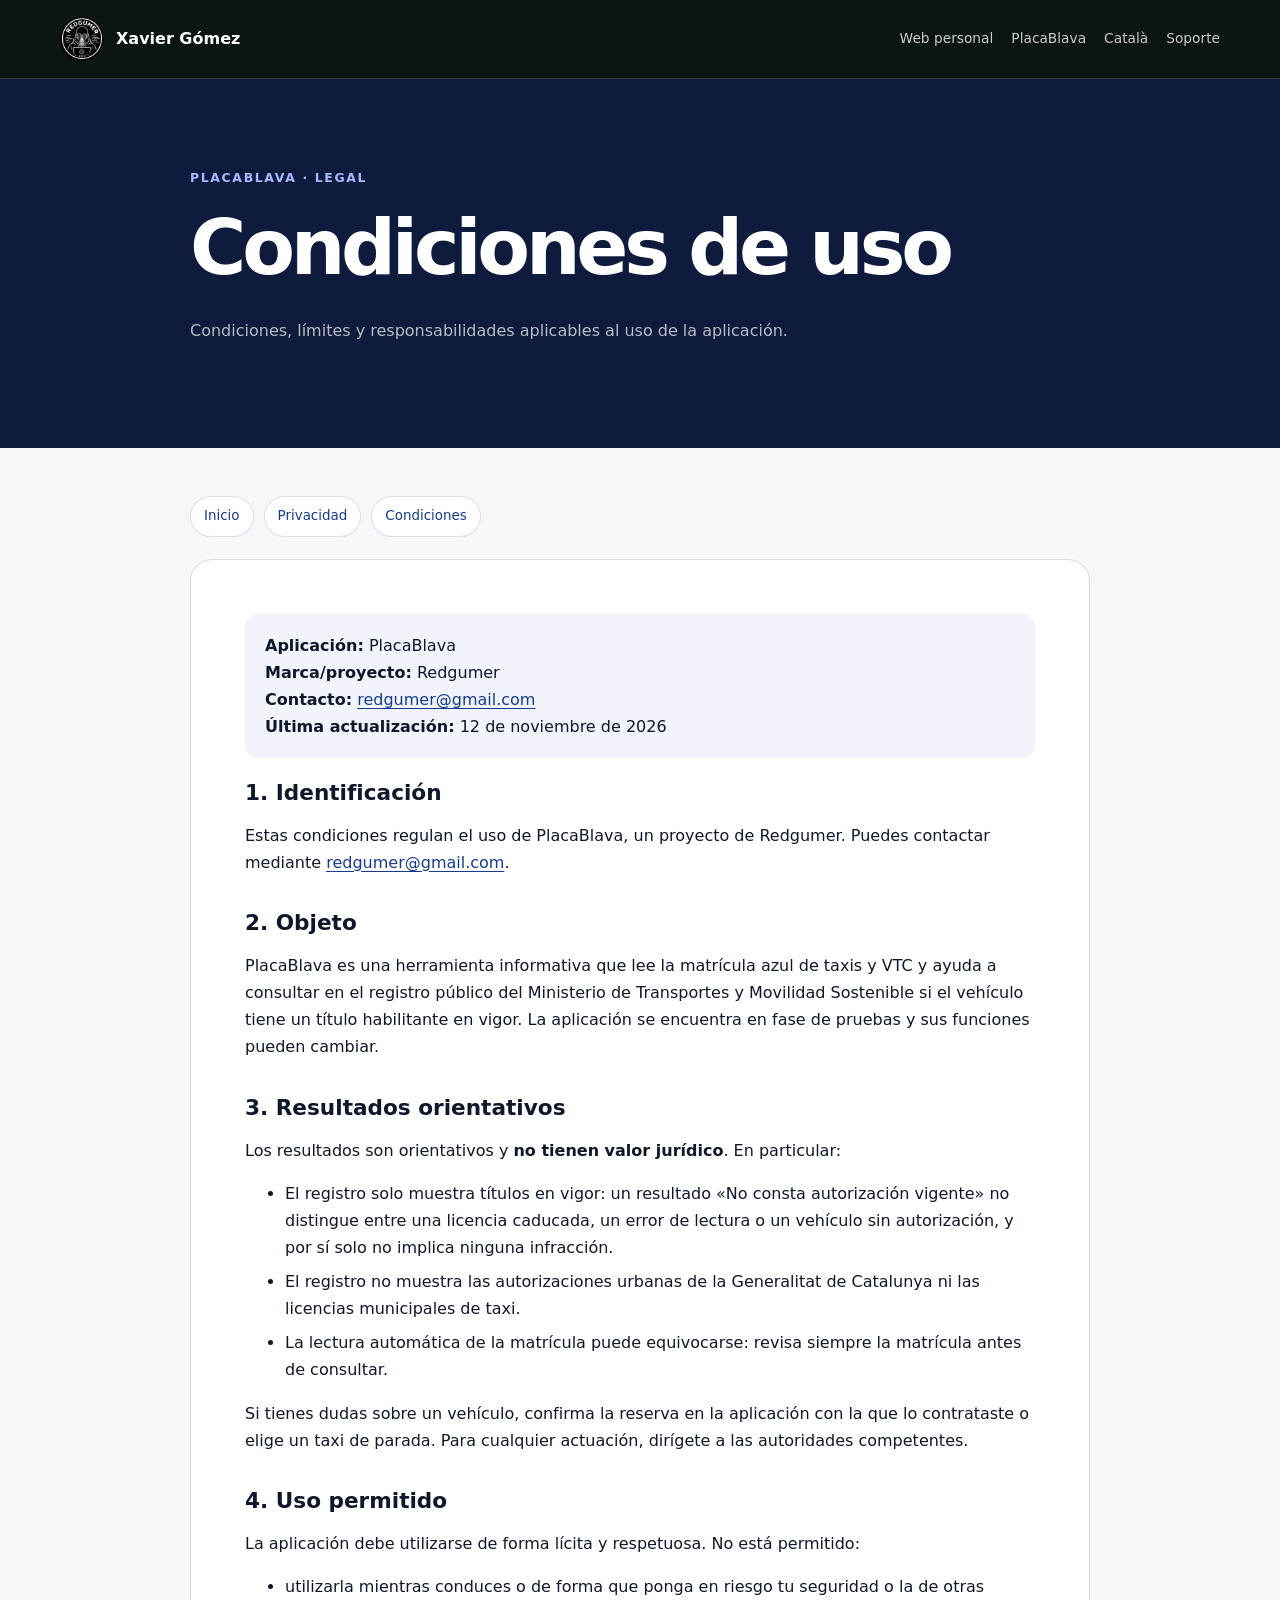
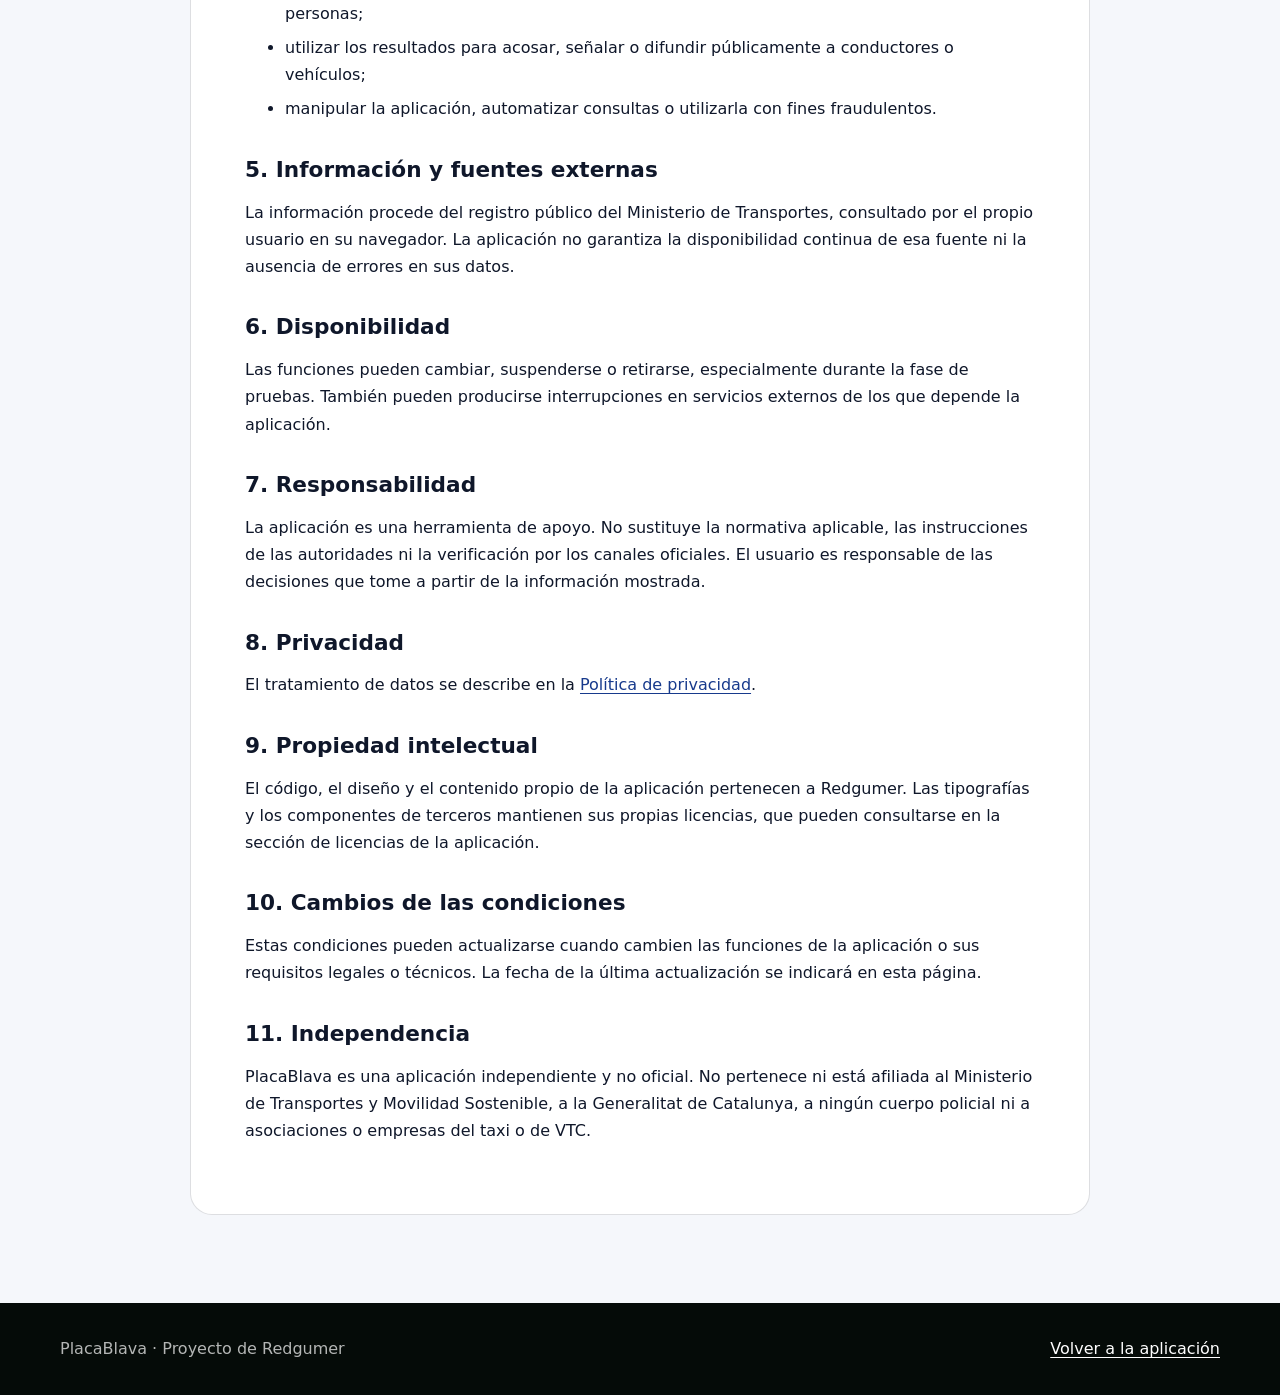
<file: placablava/condiciones/index.html>
<!DOCTYPE html>
<html lang="es">
<head>
  <meta charset="utf-8">
  <meta name="viewport" content="width=device-width, initial-scale=1">
  <title>Condiciones de uso — PlacaBlava</title>
  <meta name="description" content="Condiciones de uso de PlacaBlava: resultados orientativos, uso permitido, responsabilidad e independencia.">
  <meta name="robots" content="index,follow,max-snippet:-1">
  <meta name="theme-color" content="#0f1b3d">
  <link rel="canonical" href="https://fxavigomez.es/placablava/condiciones/">
  <link rel="alternate" hreflang="es" href="https://fxavigomez.es/placablava/condiciones/">
  <link rel="alternate" hreflang="ca" href="https://fxavigomez.es/placablava/ca/condicions/">
  <link rel="icon" type="image/png" sizes="64x64" href="/assets/images/favicon-64.png">
  <link rel="stylesheet" href="/assets/app-pages.css">
  <meta property="og:type" content="article"><meta property="og:locale" content="es_ES"><meta property="og:site_name" content="PlacaBlava">
  <meta property="og:title" content="Condiciones de uso — PlacaBlava"><meta property="og:description" content="Condiciones de uso de PlacaBlava."><meta property="og:url" content="https://fxavigomez.es/placablava/condiciones/"><meta property="og:image" content="https://fxavigomez.es/assets/images/placablava-logo.png"><meta property="og:image:alt" content="Icono de PlacaBlava">
</head>
<body class="theme-placablava">
  <header class="site-header"><div class="site-header__inner"><a class="brand" href="/" aria-label="Volver a fxavigomez.es"><img src="/assets/images/redgumer-logo-512.webp" alt="" width="44" height="44">Xavier Gómez</a><nav class="site-nav" aria-label="Navegación principal"><a href="/">Web personal</a><a href="/placablava/">PlacaBlava</a><a href="/placablava/ca/condicions/" hreflang="ca" lang="ca">Català</a><a href="mailto:redgumer@gmail.com?subject=PlacaBlava">Soporte</a></nav></div></header>
  <main>
    <section class="legal-hero"><div class="legal-hero__inner"><div class="eyebrow">PlacaBlava · Legal</div><h1>Condiciones de uso</h1><p>Condiciones, límites y responsabilidades aplicables al uso de la aplicación.</p></div></section>
    <div class="legal-layout">
      <nav class="legal-nav" aria-label="Páginas de la aplicación"><a href="/placablava/">Inicio</a><a href="/placablava/privacidad/">Privacidad</a><a href="/placablava/condiciones/" aria-current="page">Condiciones</a></nav>
      <article class="legal">
        <div class="metadata"><p><strong>Aplicación:</strong> PlacaBlava<br><strong>Marca/proyecto:</strong> Redgumer<br><strong>Contacto:</strong> <a href="mailto:redgumer@gmail.com?subject=PlacaBlava">redgumer@gmail.com</a><br><strong>Última actualización:</strong> 12 de noviembre de 2026</p></div>

        <h2>1. Identificación</h2>
        <p>Estas condiciones regulan el uso de PlacaBlava, un proyecto de Redgumer. Puedes contactar mediante <a href="mailto:redgumer@gmail.com?subject=PlacaBlava">redgumer@gmail.com</a>.</p>

        <h2>2. Objeto</h2>
        <p>PlacaBlava es una herramienta informativa que lee la matrícula azul de taxis y VTC y ayuda a consultar en el registro público del Ministerio de Transportes y Movilidad Sostenible si el vehículo tiene un título habilitante en vigor. La aplicación se encuentra en fase de pruebas y sus funciones pueden cambiar.</p>

        <h2>3. Resultados orientativos</h2>
        <p>Los resultados son orientativos y <strong>no tienen valor jurídico</strong>. En particular:</p>
        <ul>
          <li>El registro solo muestra títulos en vigor: un resultado «No consta autorización vigente» no distingue entre una licencia caducada, un error de lectura o un vehículo sin autorización, y por sí solo no implica ninguna infracción.</li>
          <li>El registro no muestra las autorizaciones urbanas de la Generalitat de Catalunya ni las licencias municipales de taxi.</li>
          <li>La lectura automática de la matrícula puede equivocarse: revisa siempre la matrícula antes de consultar.</li>
        </ul>
        <p>Si tienes dudas sobre un vehículo, confirma la reserva en la aplicación con la que lo contrataste o elige un taxi de parada. Para cualquier actuación, dirígete a las autoridades competentes.</p>

        <h2>4. Uso permitido</h2>
        <p>La aplicación debe utilizarse de forma lícita y respetuosa. No está permitido:</p>
        <ul>
          <li>utilizarla mientras conduces o de forma que ponga en riesgo tu seguridad o la de otras personas;</li>
          <li>utilizar los resultados para acosar, señalar o difundir públicamente a conductores o vehículos;</li>
          <li>manipular la aplicación, automatizar consultas o utilizarla con fines fraudulentos.</li>
        </ul>

        <h2>5. Información y fuentes externas</h2>
        <p>La información procede del registro público del Ministerio de Transportes, consultado por el propio usuario en su navegador. La aplicación no garantiza la disponibilidad continua de esa fuente ni la ausencia de errores en sus datos.</p>

        <h2>6. Disponibilidad</h2>
        <p>Las funciones pueden cambiar, suspenderse o retirarse, especialmente durante la fase de pruebas. También pueden producirse interrupciones en servicios externos de los que depende la aplicación.</p>

        <h2>7. Responsabilidad</h2>
        <p>La aplicación es una herramienta de apoyo. No sustituye la normativa aplicable, las instrucciones de las autoridades ni la verificación por los canales oficiales. El usuario es responsable de las decisiones que tome a partir de la información mostrada.</p>

        <h2>8. Privacidad</h2>
        <p>El tratamiento de datos se describe en la <a href="/placablava/privacidad/">Política de privacidad</a>.</p>

        <h2>9. Propiedad intelectual</h2>
        <p>El código, el diseño y el contenido propio de la aplicación pertenecen a Redgumer. Las tipografías y los componentes de terceros mantienen sus propias licencias, que pueden consultarse en la sección de licencias de la aplicación.</p>

        <h2>10. Cambios de las condiciones</h2>
        <p>Estas condiciones pueden actualizarse cuando cambien las funciones de la aplicación o sus requisitos legales o técnicos. La fecha de la última actualización se indicará en esta página.</p>

        <h2>11. Independencia</h2>
        <p>PlacaBlava es una aplicación independiente y no oficial. No pertenece ni está afiliada al Ministerio de Transportes y Movilidad Sostenible, a la Generalitat de Catalunya, a ningún cuerpo policial ni a asociaciones o empresas del taxi o de VTC.</p>
      </article>
    </div>
  </main>
  <footer class="site-footer"><div class="site-footer__inner"><span>PlacaBlava · Proyecto de Redgumer</span><a href="/placablava/">Volver a la aplicación</a></div></footer>
</body>
</html>
</file>
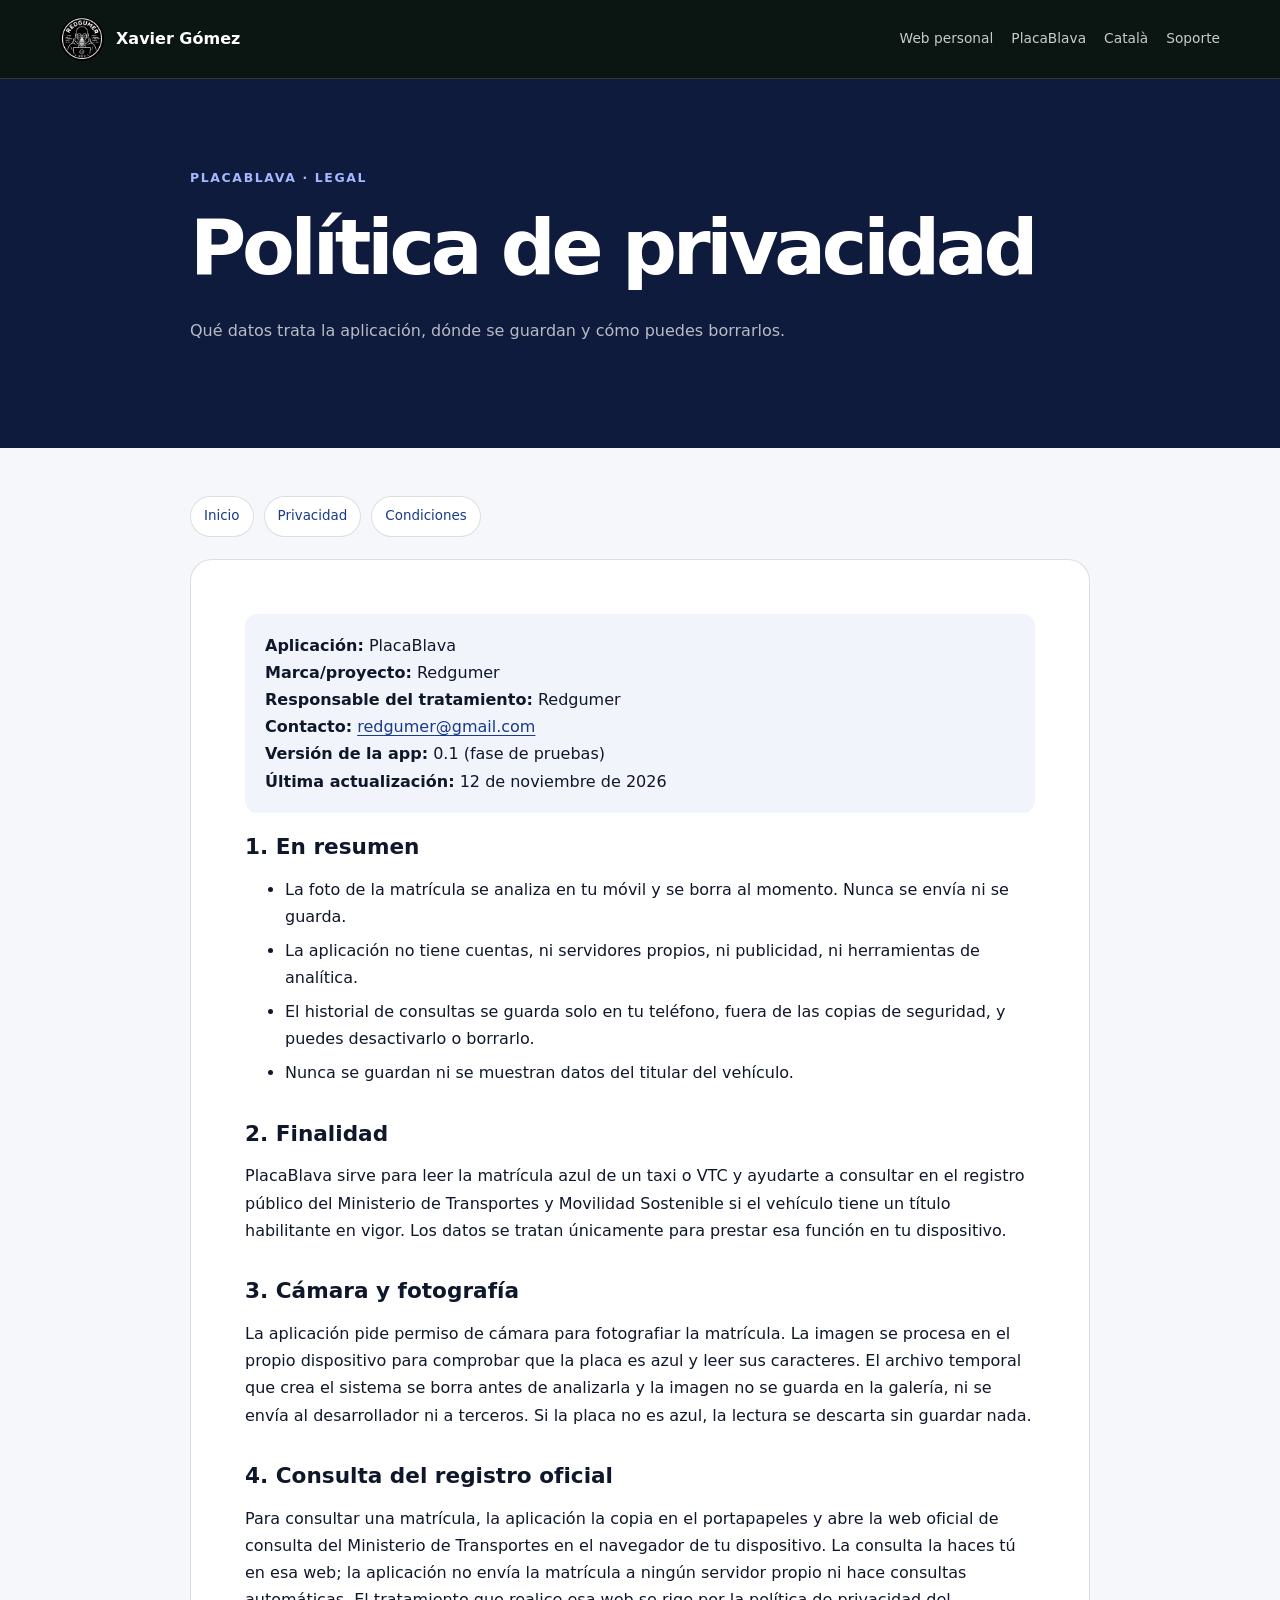
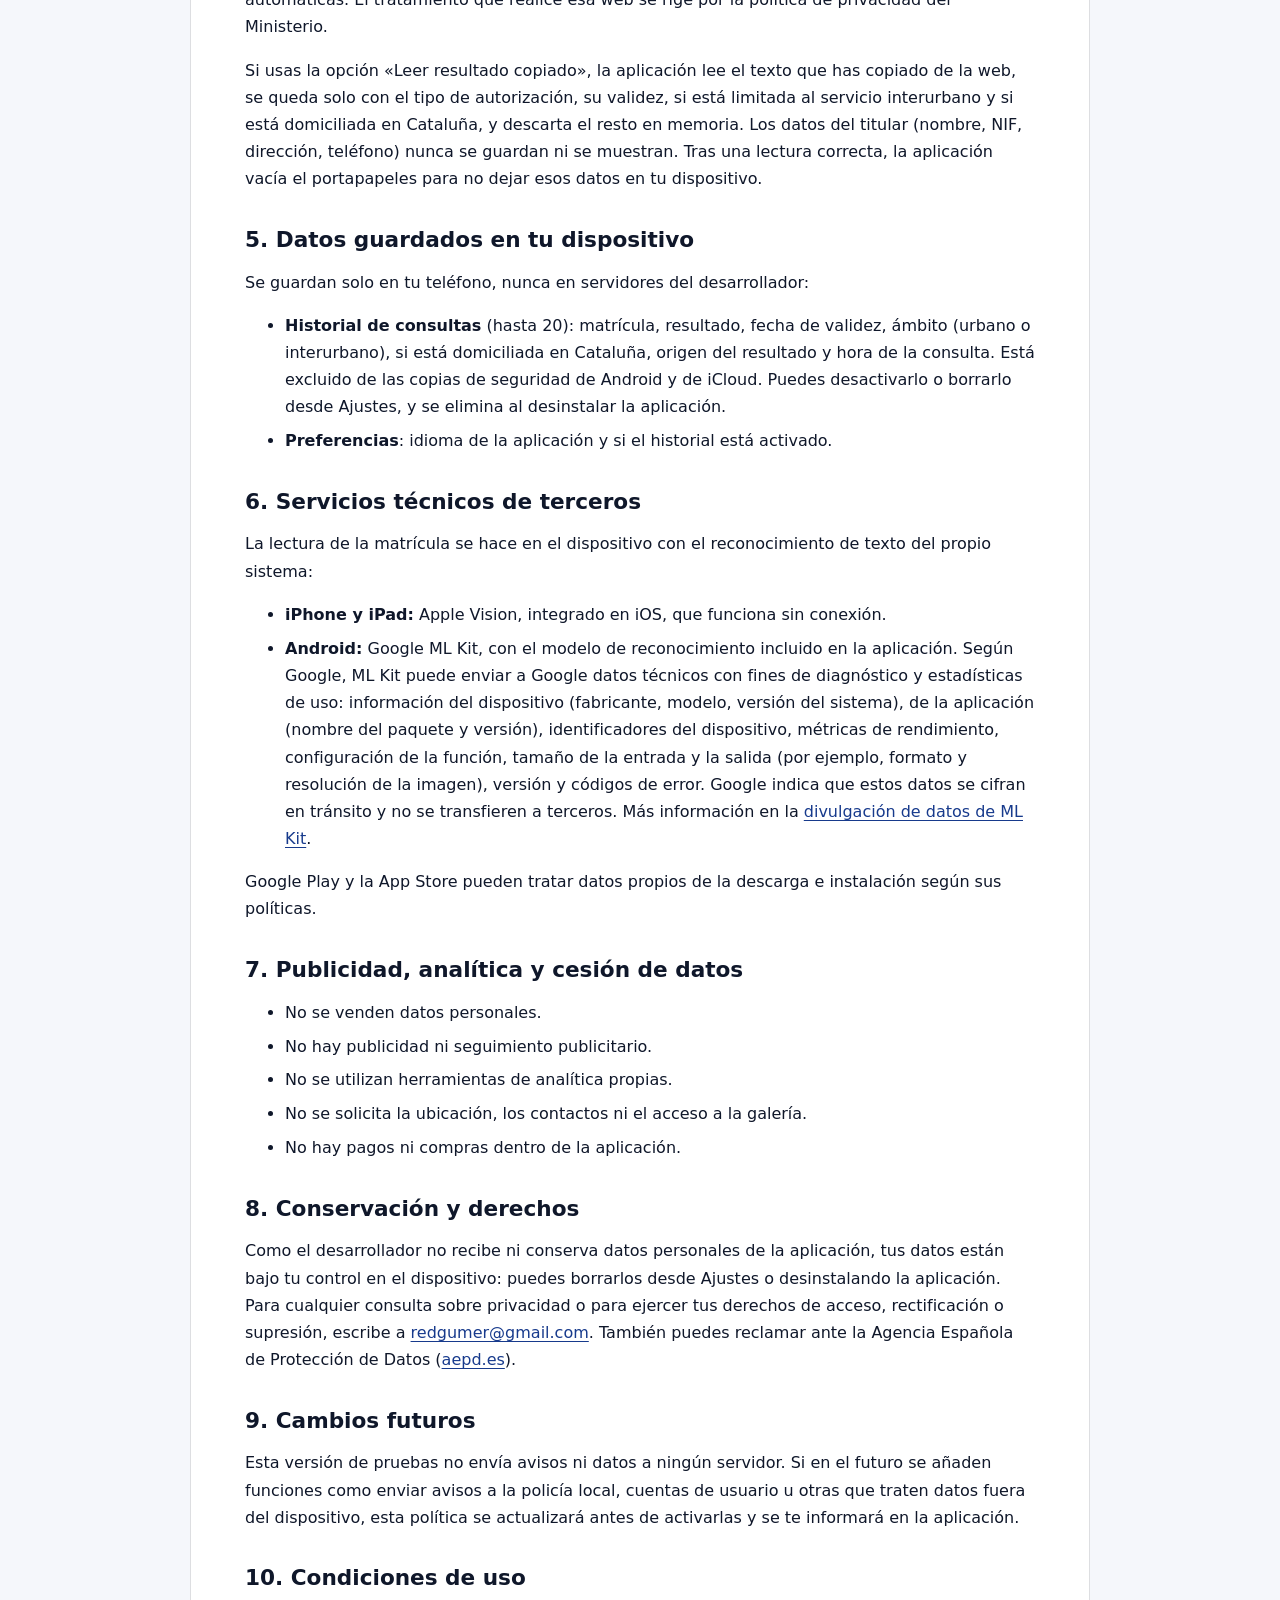
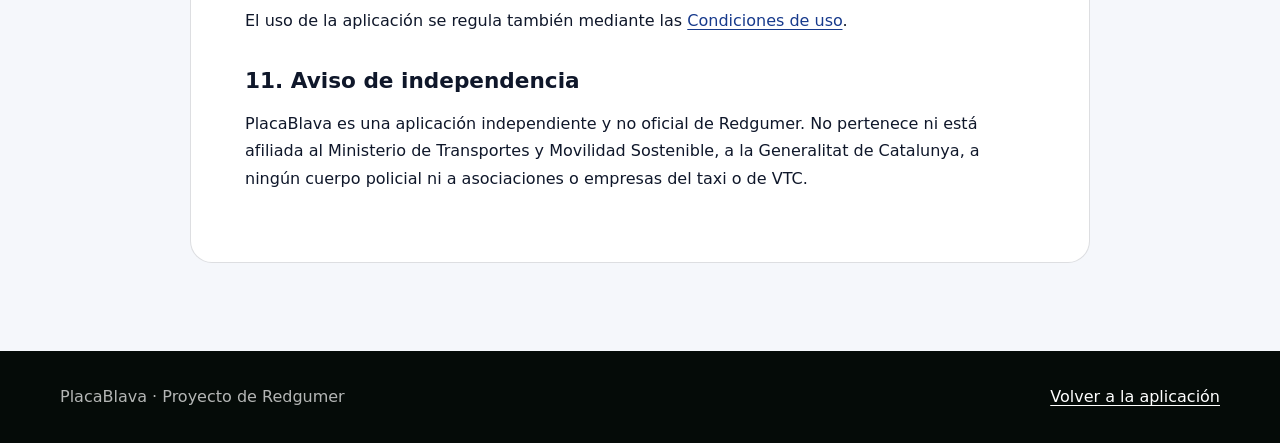
<file: placablava/privacidad/index.html>
<!DOCTYPE html>
<html lang="es">
<head>
  <meta charset="utf-8">
  <meta name="viewport" content="width=device-width, initial-scale=1">
  <title>Política de privacidad — PlacaBlava</title>
  <meta name="description" content="Política de privacidad de PlacaBlava: la foto se analiza en el móvil y se borra, sin cuentas ni servidores propios, historial solo en el teléfono.">
  <meta name="robots" content="index,follow,max-snippet:-1">
  <meta name="theme-color" content="#0f1b3d">
  <link rel="canonical" href="https://fxavigomez.es/placablava/privacidad/">
  <link rel="alternate" hreflang="es" href="https://fxavigomez.es/placablava/privacidad/">
  <link rel="alternate" hreflang="ca" href="https://fxavigomez.es/placablava/ca/privacitat/">
  <link rel="icon" type="image/png" sizes="64x64" href="/assets/images/favicon-64.png">
  <link rel="stylesheet" href="/assets/app-pages.css">
  <meta property="og:type" content="article"><meta property="og:locale" content="es_ES"><meta property="og:site_name" content="PlacaBlava">
  <meta property="og:title" content="Política de privacidad — PlacaBlava"><meta property="og:description" content="Cómo trata PlacaBlava tus datos."><meta property="og:url" content="https://fxavigomez.es/placablava/privacidad/"><meta property="og:image" content="https://fxavigomez.es/assets/images/placablava-logo.png"><meta property="og:image:alt" content="Icono de PlacaBlava">
</head>
<body class="theme-placablava">
  <header class="site-header"><div class="site-header__inner"><a class="brand" href="/" aria-label="Volver a fxavigomez.es"><img src="/assets/images/redgumer-logo-512.webp" alt="" width="44" height="44">Xavier Gómez</a><nav class="site-nav" aria-label="Navegación principal"><a href="/">Web personal</a><a href="/placablava/">PlacaBlava</a><a href="/placablava/ca/privacitat/" hreflang="ca" lang="ca">Català</a><a href="mailto:redgumer@gmail.com?subject=PlacaBlava">Soporte</a></nav></div></header>
  <main>
    <section class="legal-hero"><div class="legal-hero__inner"><div class="eyebrow">PlacaBlava · Legal</div><h1>Política de privacidad</h1><p>Qué datos trata la aplicación, dónde se guardan y cómo puedes borrarlos.</p></div></section>
    <div class="legal-layout">
      <nav class="legal-nav" aria-label="Páginas de la aplicación"><a href="/placablava/">Inicio</a><a href="/placablava/privacidad/" aria-current="page">Privacidad</a><a href="/placablava/condiciones/">Condiciones</a></nav>
      <article class="legal">
        <div class="metadata"><p><strong>Aplicación:</strong> PlacaBlava<br><strong>Marca/proyecto:</strong> Redgumer<br><strong>Responsable del tratamiento:</strong> Redgumer<br><strong>Contacto:</strong> <a href="mailto:redgumer@gmail.com?subject=PlacaBlava%20-%20Privacidad">redgumer@gmail.com</a><br><strong>Versión de la app:</strong> 0.1 (fase de pruebas)<br><strong>Última actualización:</strong> 12 de noviembre de 2026</p></div>

        <h2>1. En resumen</h2>
        <ul>
          <li>La foto de la matrícula se analiza en tu móvil y se borra al momento. Nunca se envía ni se guarda.</li>
          <li>La aplicación no tiene cuentas, ni servidores propios, ni publicidad, ni herramientas de analítica.</li>
          <li>El historial de consultas se guarda solo en tu teléfono, fuera de las copias de seguridad, y puedes desactivarlo o borrarlo.</li>
          <li>Nunca se guardan ni se muestran datos del titular del vehículo.</li>
        </ul>

        <h2>2. Finalidad</h2>
        <p>PlacaBlava sirve para leer la matrícula azul de un taxi o VTC y ayudarte a consultar en el registro público del Ministerio de Transportes y Movilidad Sostenible si el vehículo tiene un título habilitante en vigor. Los datos se tratan únicamente para prestar esa función en tu dispositivo.</p>

        <h2>3. Cámara y fotografía</h2>
        <p>La aplicación pide permiso de cámara para fotografiar la matrícula. La imagen se procesa en el propio dispositivo para comprobar que la placa es azul y leer sus caracteres. El archivo temporal que crea el sistema se borra antes de analizarla y la imagen no se guarda en la galería, ni se envía al desarrollador ni a terceros. Si la placa no es azul, la lectura se descarta sin guardar nada.</p>

        <h2>4. Consulta del registro oficial</h2>
        <p>Para consultar una matrícula, la aplicación la copia en el portapapeles y abre la web oficial de consulta del Ministerio de Transportes en el navegador de tu dispositivo. La consulta la haces tú en esa web; la aplicación no envía la matrícula a ningún servidor propio ni hace consultas automáticas. El tratamiento que realice esa web se rige por la política de privacidad del Ministerio.</p>
        <p>Si usas la opción «Leer resultado copiado», la aplicación lee el texto que has copiado de la web, se queda solo con el tipo de autorización, su validez, si está limitada al servicio interurbano y si está domiciliada en Cataluña, y descarta el resto en memoria. Los datos del titular (nombre, NIF, dirección, teléfono) nunca se guardan ni se muestran. Tras una lectura correcta, la aplicación vacía el portapapeles para no dejar esos datos en tu dispositivo.</p>

        <h2>5. Datos guardados en tu dispositivo</h2>
        <p>Se guardan solo en tu teléfono, nunca en servidores del desarrollador:</p>
        <ul>
          <li><strong>Historial de consultas</strong> (hasta 20): matrícula, resultado, fecha de validez, ámbito (urbano o interurbano), si está domiciliada en Cataluña, origen del resultado y hora de la consulta. Está excluido de las copias de seguridad de Android y de iCloud. Puedes desactivarlo o borrarlo desde Ajustes, y se elimina al desinstalar la aplicación.</li>
          <li><strong>Preferencias</strong>: idioma de la aplicación y si el historial está activado.</li>
        </ul>

        <h2>6. Servicios técnicos de terceros</h2>
        <p>La lectura de la matrícula se hace en el dispositivo con el reconocimiento de texto del propio sistema:</p>
        <ul>
          <li><strong>iPhone y iPad:</strong> Apple Vision, integrado en iOS, que funciona sin conexión.</li>
          <li><strong>Android:</strong> Google ML Kit, con el modelo de reconocimiento incluido en la aplicación. Según Google, ML Kit puede enviar a Google datos técnicos con fines de diagnóstico y estadísticas de uso: información del dispositivo (fabricante, modelo, versión del sistema), de la aplicación (nombre del paquete y versión), identificadores del dispositivo, métricas de rendimiento, configuración de la función, tamaño de la entrada y la salida (por ejemplo, formato y resolución de la imagen), versión y códigos de error. Google indica que estos datos se cifran en tránsito y no se transfieren a terceros. Más información en la <a href="https://developers.google.com/ml-kit/android-data-disclosure" rel="noopener noreferrer">divulgación de datos de ML Kit</a>.</li>
        </ul>
        <p>Google Play y la App Store pueden tratar datos propios de la descarga e instalación según sus políticas.</p>

        <h2>7. Publicidad, analítica y cesión de datos</h2>
        <ul><li>No se venden datos personales.</li><li>No hay publicidad ni seguimiento publicitario.</li><li>No se utilizan herramientas de analítica propias.</li><li>No se solicita la ubicación, los contactos ni el acceso a la galería.</li><li>No hay pagos ni compras dentro de la aplicación.</li></ul>

        <h2>8. Conservación y derechos</h2>
        <p>Como el desarrollador no recibe ni conserva datos personales de la aplicación, tus datos están bajo tu control en el dispositivo: puedes borrarlos desde Ajustes o desinstalando la aplicación. Para cualquier consulta sobre privacidad o para ejercer tus derechos de acceso, rectificación o supresión, escribe a <a href="mailto:redgumer@gmail.com?subject=PlacaBlava%20-%20Privacidad">redgumer@gmail.com</a>. También puedes reclamar ante la Agencia Española de Protección de Datos (<a href="https://www.aepd.es" rel="noopener noreferrer">aepd.es</a>).</p>

        <h2>9. Cambios futuros</h2>
        <p>Esta versión de pruebas no envía avisos ni datos a ningún servidor. Si en el futuro se añaden funciones como enviar avisos a la policía local, cuentas de usuario u otras que traten datos fuera del dispositivo, esta política se actualizará antes de activarlas y se te informará en la aplicación.</p>

        <h2>10. Condiciones de uso</h2>
        <p>El uso de la aplicación se regula también mediante las <a href="/placablava/condiciones/">Condiciones de uso</a>.</p>

        <h2>11. Aviso de independencia</h2>
        <p>PlacaBlava es una aplicación independiente y no oficial de Redgumer. No pertenece ni está afiliada al Ministerio de Transportes y Movilidad Sostenible, a la Generalitat de Catalunya, a ningún cuerpo policial ni a asociaciones o empresas del taxi o de VTC.</p>
      </article>
    </div>
  </main>
  <footer class="site-footer"><div class="site-footer__inner"><span>PlacaBlava · Proyecto de Redgumer</span><a href="/placablava/">Volver a la aplicación</a></div></footer>
</body>
</html>
</file>
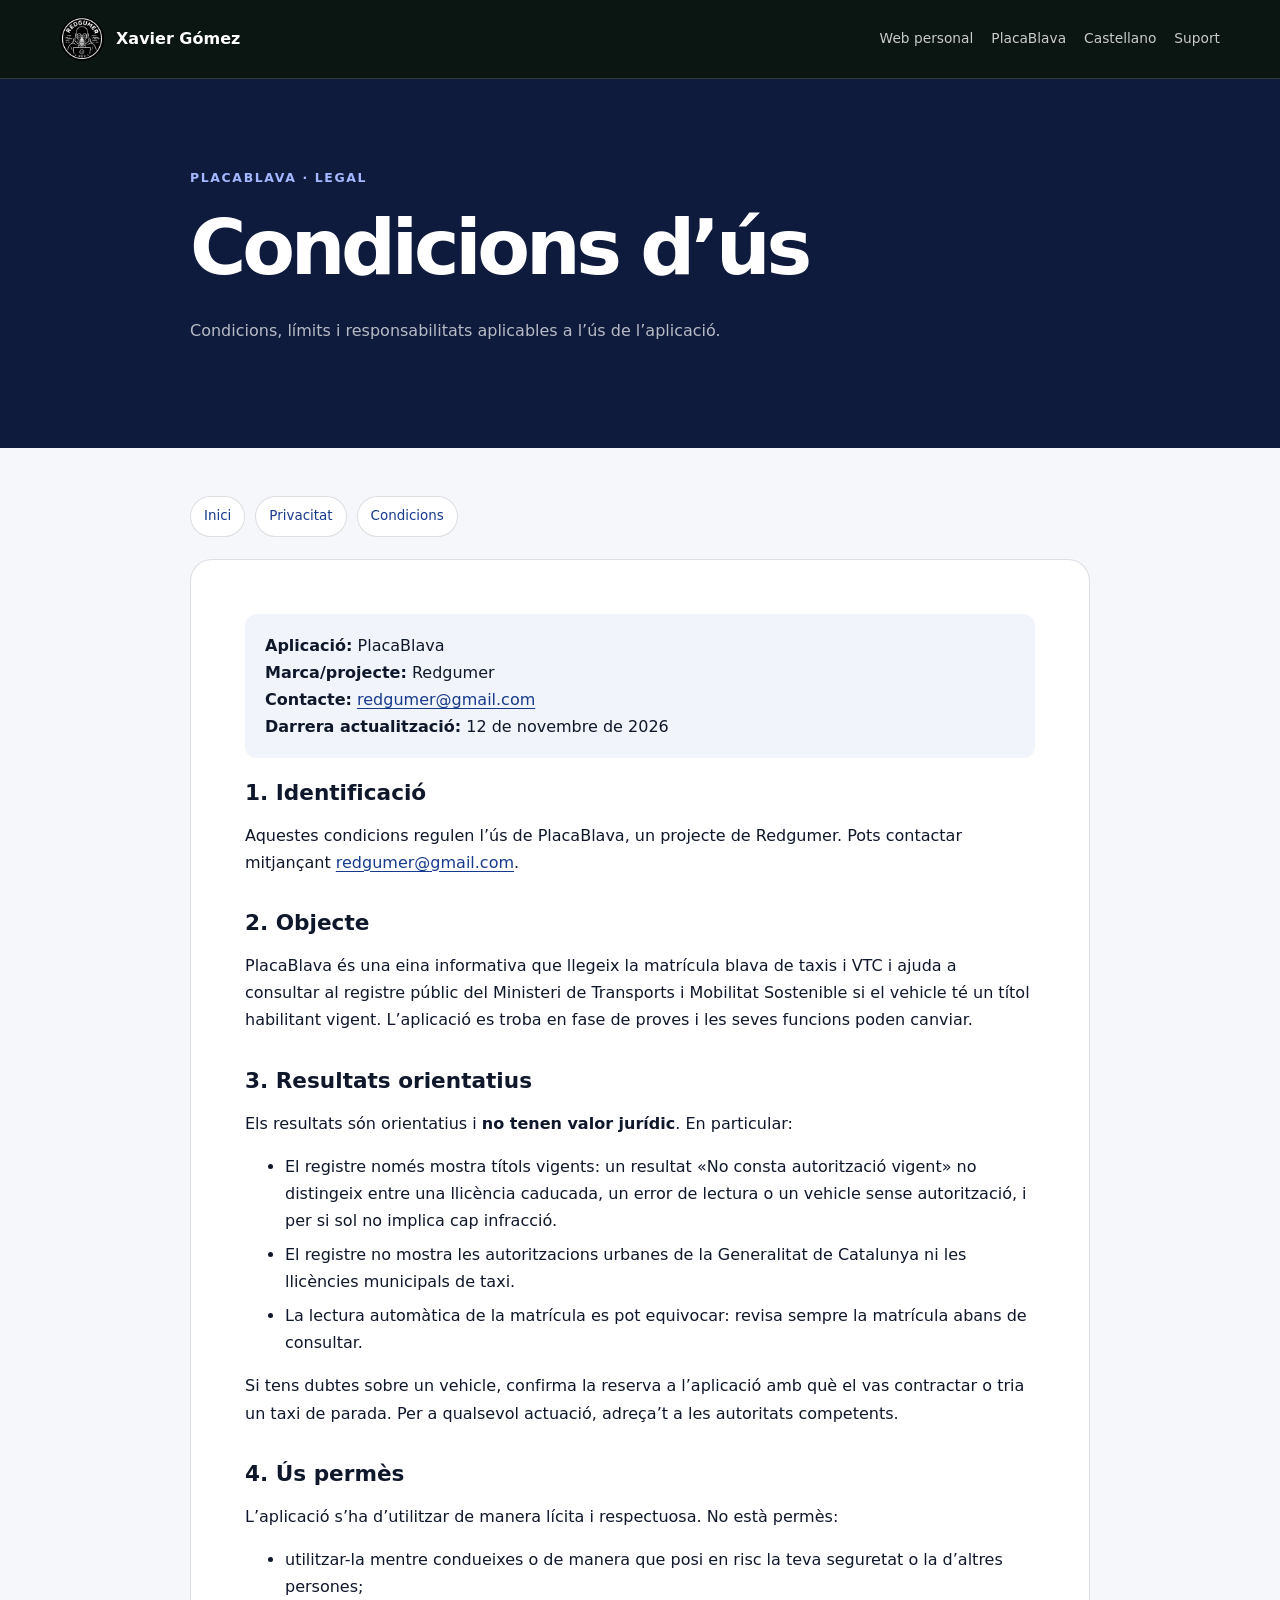
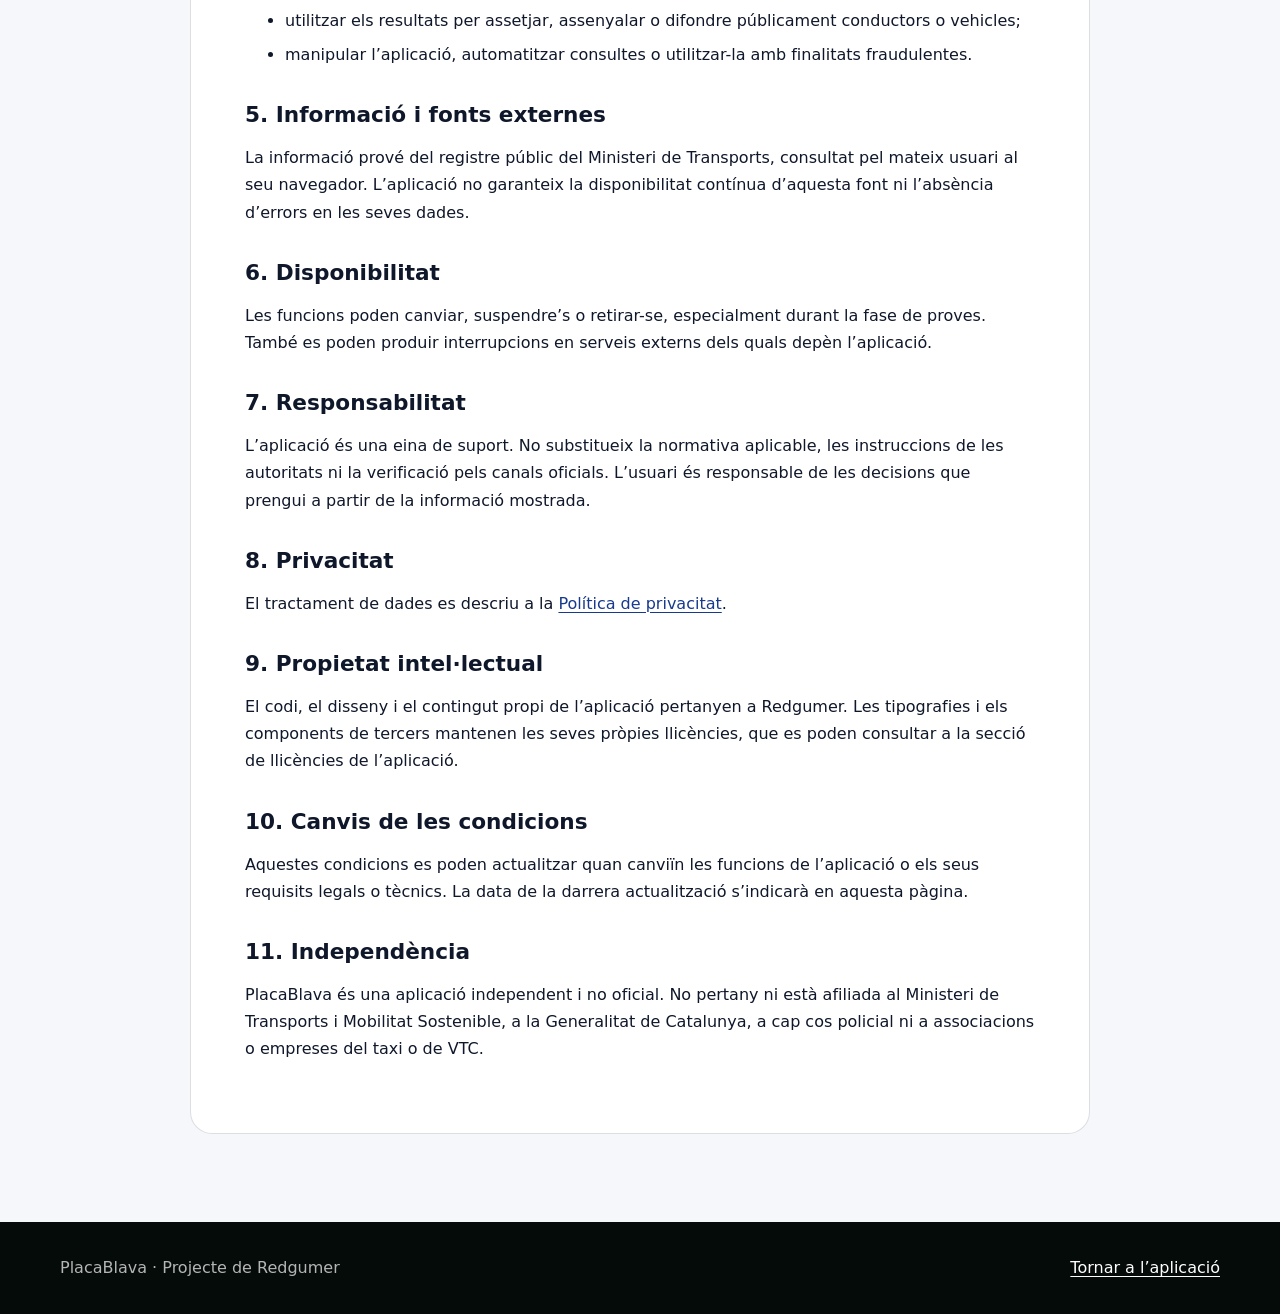
<file: placablava/ca/condicions/index.html>
<!DOCTYPE html>
<html lang="ca">
<head>
  <meta charset="utf-8">
  <meta name="viewport" content="width=device-width, initial-scale=1">
  <title>Condicions d’ús — PlacaBlava</title>
  <meta name="description" content="Condicions d’ús de PlacaBlava: resultats orientatius, ús permès, responsabilitat i independència.">
  <meta name="robots" content="index,follow,max-snippet:-1">
  <meta name="theme-color" content="#0f1b3d">
  <link rel="canonical" href="https://fxavigomez.es/placablava/ca/condicions/">
  <link rel="alternate" hreflang="es" href="https://fxavigomez.es/placablava/condiciones/">
  <link rel="alternate" hreflang="ca" href="https://fxavigomez.es/placablava/ca/condicions/">
  <link rel="icon" type="image/png" sizes="64x64" href="/assets/images/favicon-64.png">
  <link rel="stylesheet" href="/assets/app-pages.css">
  <meta property="og:type" content="article"><meta property="og:locale" content="ca_ES"><meta property="og:site_name" content="PlacaBlava">
  <meta property="og:title" content="Condicions d’ús — PlacaBlava"><meta property="og:description" content="Condicions d’ús de PlacaBlava."><meta property="og:url" content="https://fxavigomez.es/placablava/ca/condicions/"><meta property="og:image" content="https://fxavigomez.es/assets/images/placablava-logo.png"><meta property="og:image:alt" content="Icona de PlacaBlava">
</head>
<body class="theme-placablava">
  <header class="site-header"><div class="site-header__inner"><a class="brand" href="/" aria-label="Tornar a fxavigomez.es"><img src="/assets/images/redgumer-logo-512.webp" alt="" width="44" height="44">Xavier Gómez</a><nav class="site-nav" aria-label="Navegació principal"><a href="/">Web personal</a><a href="/placablava/ca/">PlacaBlava</a><a href="/placablava/condiciones/" hreflang="es" lang="es">Castellano</a><a href="mailto:redgumer@gmail.com?subject=PlacaBlava">Suport</a></nav></div></header>
  <main>
    <section class="legal-hero"><div class="legal-hero__inner"><div class="eyebrow">PlacaBlava · Legal</div><h1>Condicions d’ús</h1><p>Condicions, límits i responsabilitats aplicables a l’ús de l’aplicació.</p></div></section>
    <div class="legal-layout">
      <nav class="legal-nav" aria-label="Pàgines de l’aplicació"><a href="/placablava/ca/">Inici</a><a href="/placablava/ca/privacitat/">Privacitat</a><a href="/placablava/ca/condicions/" aria-current="page">Condicions</a></nav>
      <article class="legal">
        <div class="metadata"><p><strong>Aplicació:</strong> PlacaBlava<br><strong>Marca/projecte:</strong> Redgumer<br><strong>Contacte:</strong> <a href="mailto:redgumer@gmail.com?subject=PlacaBlava">redgumer@gmail.com</a><br><strong>Darrera actualització:</strong> 12 de novembre de 2026</p></div>

        <h2>1. Identificació</h2>
        <p>Aquestes condicions regulen l’ús de PlacaBlava, un projecte de Redgumer. Pots contactar mitjançant <a href="mailto:redgumer@gmail.com?subject=PlacaBlava">redgumer@gmail.com</a>.</p>

        <h2>2. Objecte</h2>
        <p>PlacaBlava és una eina informativa que llegeix la matrícula blava de taxis i VTC i ajuda a consultar al registre públic del Ministeri de Transports i Mobilitat Sostenible si el vehicle té un títol habilitant vigent. L’aplicació es troba en fase de proves i les seves funcions poden canviar.</p>

        <h2>3. Resultats orientatius</h2>
        <p>Els resultats són orientatius i <strong>no tenen valor jurídic</strong>. En particular:</p>
        <ul>
          <li>El registre només mostra títols vigents: un resultat «No consta autorització vigent» no distingeix entre una llicència caducada, un error de lectura o un vehicle sense autorització, i per si sol no implica cap infracció.</li>
          <li>El registre no mostra les autoritzacions urbanes de la Generalitat de Catalunya ni les llicències municipals de taxi.</li>
          <li>La lectura automàtica de la matrícula es pot equivocar: revisa sempre la matrícula abans de consultar.</li>
        </ul>
        <p>Si tens dubtes sobre un vehicle, confirma la reserva a l’aplicació amb què el vas contractar o tria un taxi de parada. Per a qualsevol actuació, adreça’t a les autoritats competents.</p>

        <h2>4. Ús permès</h2>
        <p>L’aplicació s’ha d’utilitzar de manera lícita i respectuosa. No està permès:</p>
        <ul>
          <li>utilitzar-la mentre condueixes o de manera que posi en risc la teva seguretat o la d’altres persones;</li>
          <li>utilitzar els resultats per assetjar, assenyalar o difondre públicament conductors o vehicles;</li>
          <li>manipular l’aplicació, automatitzar consultes o utilitzar-la amb finalitats fraudulentes.</li>
        </ul>

        <h2>5. Informació i fonts externes</h2>
        <p>La informació prové del registre públic del Ministeri de Transports, consultat pel mateix usuari al seu navegador. L’aplicació no garanteix la disponibilitat contínua d’aquesta font ni l’absència d’errors en les seves dades.</p>

        <h2>6. Disponibilitat</h2>
        <p>Les funcions poden canviar, suspendre’s o retirar-se, especialment durant la fase de proves. També es poden produir interrupcions en serveis externs dels quals depèn l’aplicació.</p>

        <h2>7. Responsabilitat</h2>
        <p>L’aplicació és una eina de suport. No substitueix la normativa aplicable, les instruccions de les autoritats ni la verificació pels canals oficials. L’usuari és responsable de les decisions que prengui a partir de la informació mostrada.</p>

        <h2>8. Privacitat</h2>
        <p>El tractament de dades es descriu a la <a href="/placablava/ca/privacitat/">Política de privacitat</a>.</p>

        <h2>9. Propietat intel·lectual</h2>
        <p>El codi, el disseny i el contingut propi de l’aplicació pertanyen a Redgumer. Les tipografies i els components de tercers mantenen les seves pròpies llicències, que es poden consultar a la secció de llicències de l’aplicació.</p>

        <h2>10. Canvis de les condicions</h2>
        <p>Aquestes condicions es poden actualitzar quan canviïn les funcions de l’aplicació o els seus requisits legals o tècnics. La data de la darrera actualització s’indicarà en aquesta pàgina.</p>

        <h2>11. Independència</h2>
        <p>PlacaBlava és una aplicació independent i no oficial. No pertany ni està afiliada al Ministeri de Transports i Mobilitat Sostenible, a la Generalitat de Catalunya, a cap cos policial ni a associacions o empreses del taxi o de VTC.</p>
      </article>
    </div>
  </main>
  <footer class="site-footer"><div class="site-footer__inner"><span>PlacaBlava · Projecte de Redgumer</span><a href="/placablava/ca/">Tornar a l’aplicació</a></div></footer>
</body>
</html>
</file>
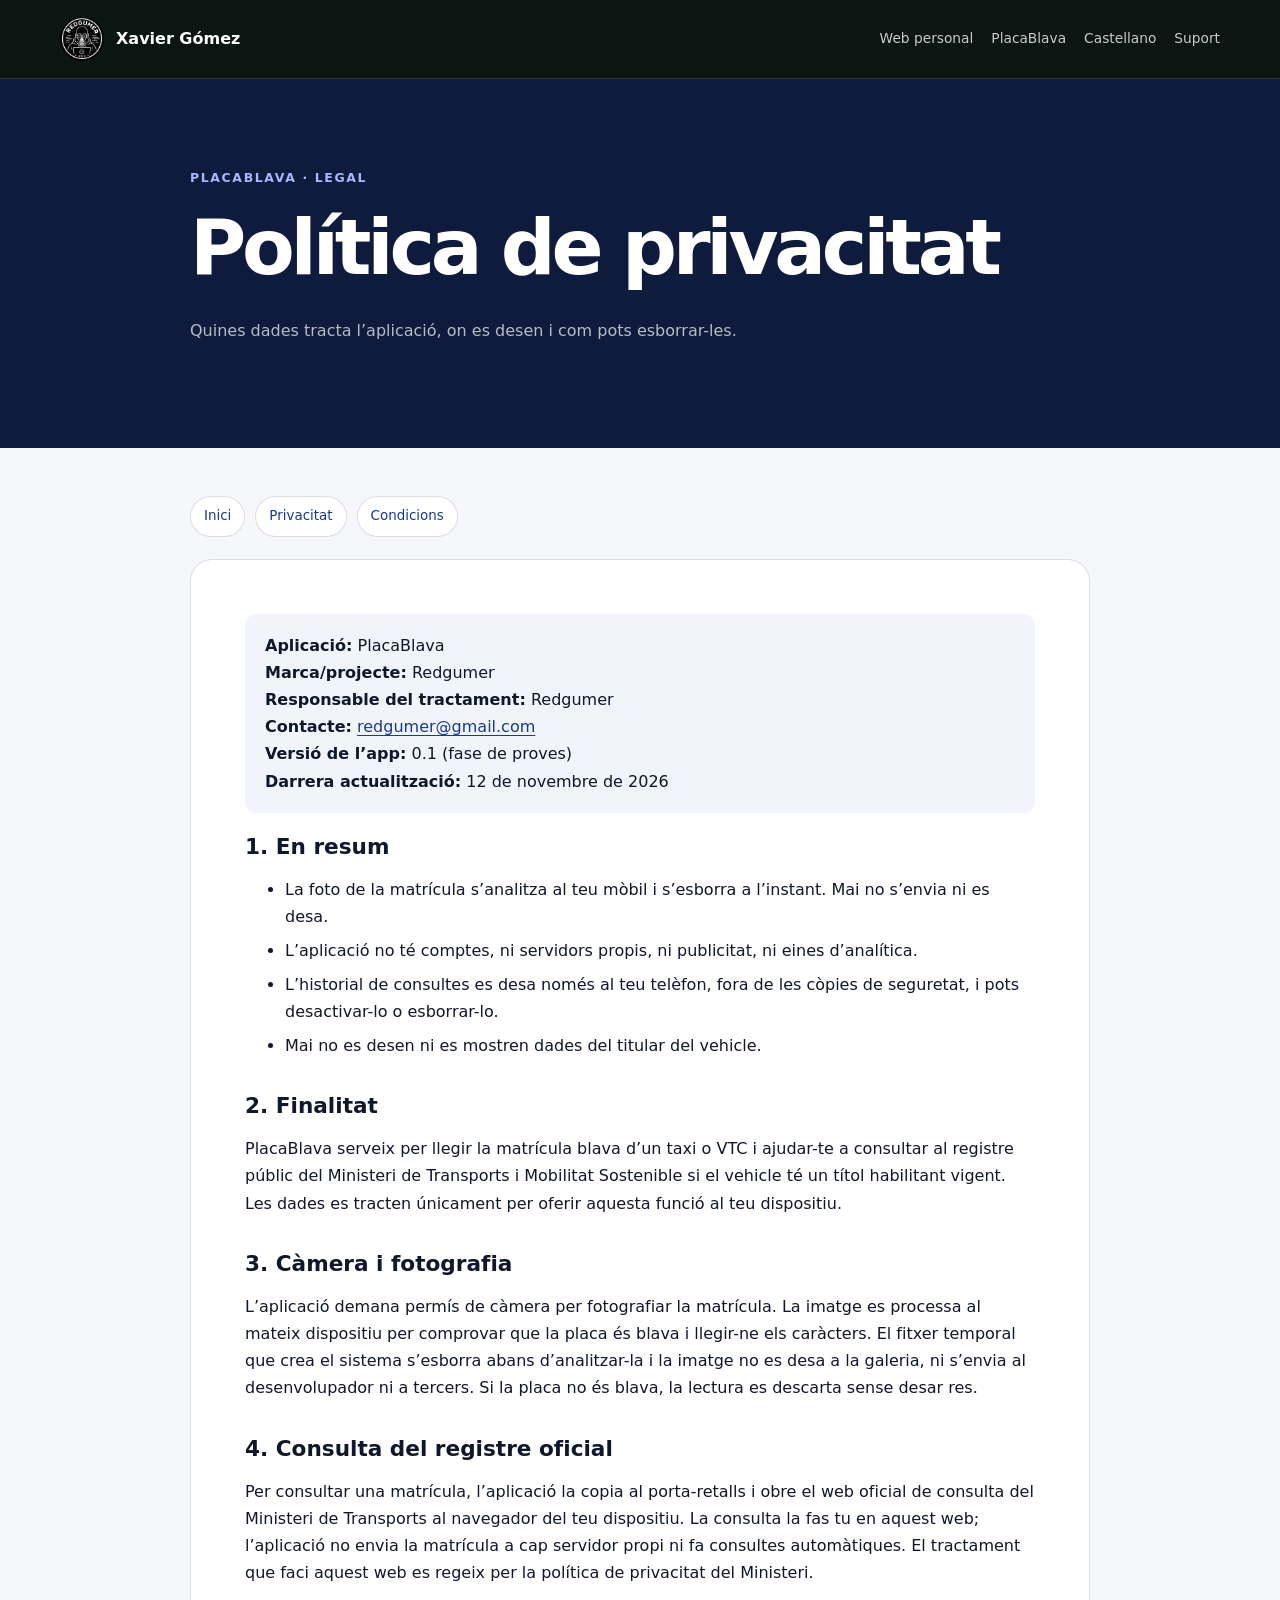
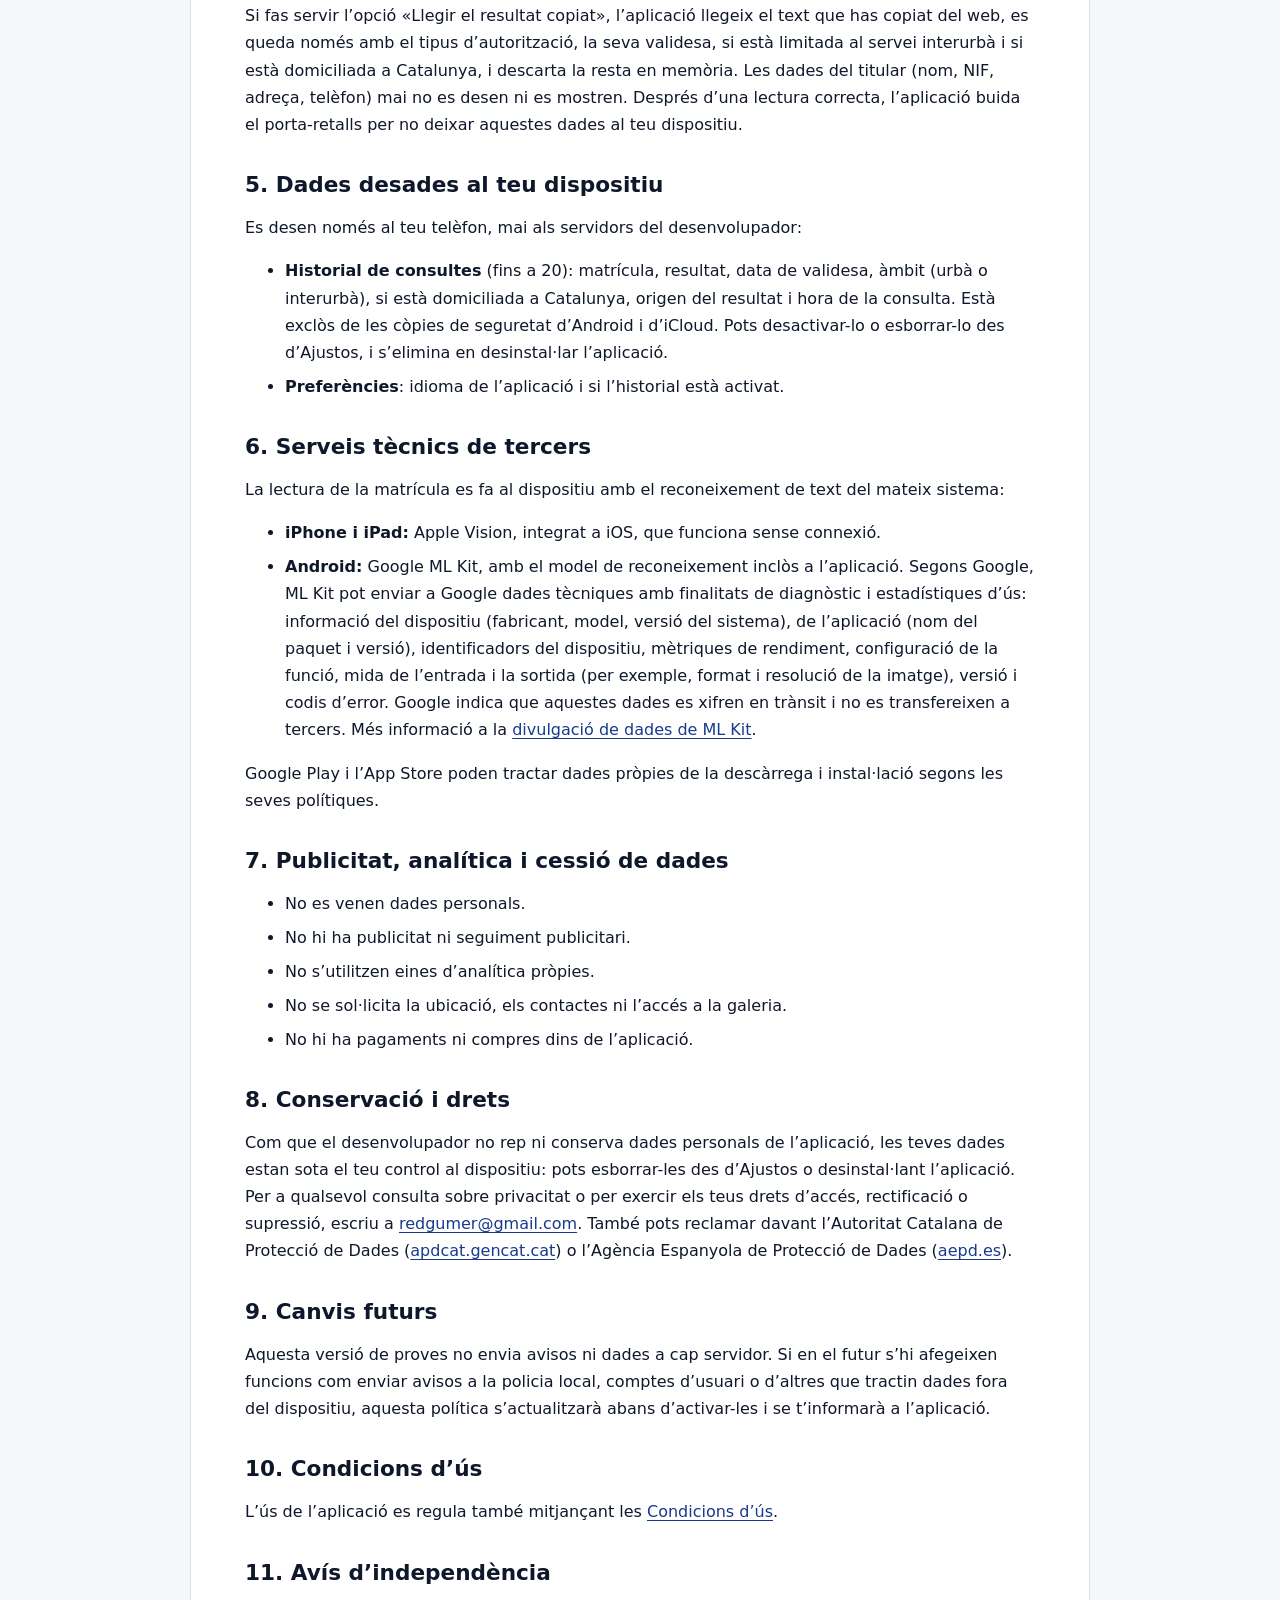
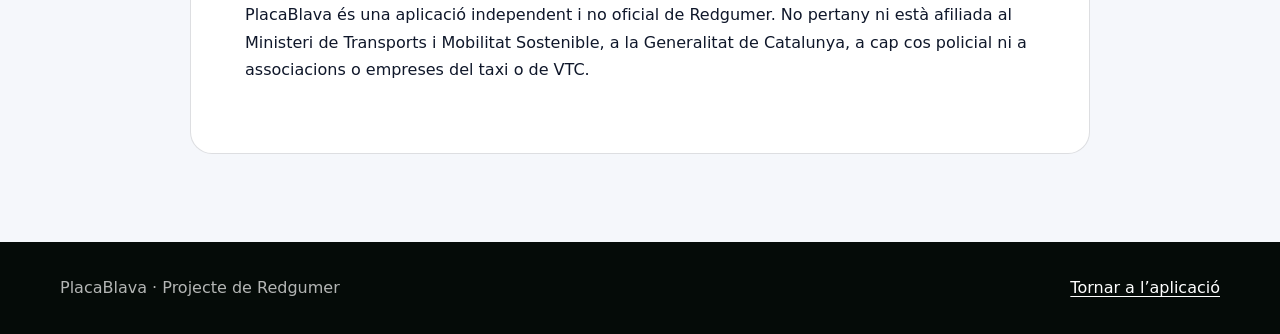
<file: placablava/ca/privacitat/index.html>
<!DOCTYPE html>
<html lang="ca">
<head>
  <meta charset="utf-8">
  <meta name="viewport" content="width=device-width, initial-scale=1">
  <title>Política de privacitat — PlacaBlava</title>
  <meta name="description" content="Política de privacitat de PlacaBlava: la foto s’analitza al mòbil i s’esborra, sense comptes ni servidors propis, historial només al telèfon.">
  <meta name="robots" content="index,follow,max-snippet:-1">
  <meta name="theme-color" content="#0f1b3d">
  <link rel="canonical" href="https://fxavigomez.es/placablava/ca/privacitat/">
  <link rel="alternate" hreflang="es" href="https://fxavigomez.es/placablava/privacidad/">
  <link rel="alternate" hreflang="ca" href="https://fxavigomez.es/placablava/ca/privacitat/">
  <link rel="icon" type="image/png" sizes="64x64" href="/assets/images/favicon-64.png">
  <link rel="stylesheet" href="/assets/app-pages.css">
  <meta property="og:type" content="article"><meta property="og:locale" content="ca_ES"><meta property="og:site_name" content="PlacaBlava">
  <meta property="og:title" content="Política de privacitat — PlacaBlava"><meta property="og:description" content="Com tracta PlacaBlava les teves dades."><meta property="og:url" content="https://fxavigomez.es/placablava/ca/privacitat/"><meta property="og:image" content="https://fxavigomez.es/assets/images/placablava-logo.png"><meta property="og:image:alt" content="Icona de PlacaBlava">
</head>
<body class="theme-placablava">
  <header class="site-header"><div class="site-header__inner"><a class="brand" href="/" aria-label="Tornar a fxavigomez.es"><img src="/assets/images/redgumer-logo-512.webp" alt="" width="44" height="44">Xavier Gómez</a><nav class="site-nav" aria-label="Navegació principal"><a href="/">Web personal</a><a href="/placablava/ca/">PlacaBlava</a><a href="/placablava/privacidad/" hreflang="es" lang="es">Castellano</a><a href="mailto:redgumer@gmail.com?subject=PlacaBlava">Suport</a></nav></div></header>
  <main>
    <section class="legal-hero"><div class="legal-hero__inner"><div class="eyebrow">PlacaBlava · Legal</div><h1>Política de privacitat</h1><p>Quines dades tracta l’aplicació, on es desen i com pots esborrar-les.</p></div></section>
    <div class="legal-layout">
      <nav class="legal-nav" aria-label="Pàgines de l’aplicació"><a href="/placablava/ca/">Inici</a><a href="/placablava/ca/privacitat/" aria-current="page">Privacitat</a><a href="/placablava/ca/condicions/">Condicions</a></nav>
      <article class="legal">
        <div class="metadata"><p><strong>Aplicació:</strong> PlacaBlava<br><strong>Marca/projecte:</strong> Redgumer<br><strong>Responsable del tractament:</strong> Redgumer<br><strong>Contacte:</strong> <a href="mailto:redgumer@gmail.com?subject=PlacaBlava%20-%20Privacitat">redgumer@gmail.com</a><br><strong>Versió de l’app:</strong> 0.1 (fase de proves)<br><strong>Darrera actualització:</strong> 12 de novembre de 2026</p></div>

        <h2>1. En resum</h2>
        <ul>
          <li>La foto de la matrícula s’analitza al teu mòbil i s’esborra a l’instant. Mai no s’envia ni es desa.</li>
          <li>L’aplicació no té comptes, ni servidors propis, ni publicitat, ni eines d’analítica.</li>
          <li>L’historial de consultes es desa només al teu telèfon, fora de les còpies de seguretat, i pots desactivar-lo o esborrar-lo.</li>
          <li>Mai no es desen ni es mostren dades del titular del vehicle.</li>
        </ul>

        <h2>2. Finalitat</h2>
        <p>PlacaBlava serveix per llegir la matrícula blava d’un taxi o VTC i ajudar-te a consultar al registre públic del Ministeri de Transports i Mobilitat Sostenible si el vehicle té un títol habilitant vigent. Les dades es tracten únicament per oferir aquesta funció al teu dispositiu.</p>

        <h2>3. Càmera i fotografia</h2>
        <p>L’aplicació demana permís de càmera per fotografiar la matrícula. La imatge es processa al mateix dispositiu per comprovar que la placa és blava i llegir-ne els caràcters. El fitxer temporal que crea el sistema s’esborra abans d’analitzar-la i la imatge no es desa a la galeria, ni s’envia al desenvolupador ni a tercers. Si la placa no és blava, la lectura es descarta sense desar res.</p>

        <h2>4. Consulta del registre oficial</h2>
        <p>Per consultar una matrícula, l’aplicació la copia al porta-retalls i obre el web oficial de consulta del Ministeri de Transports al navegador del teu dispositiu. La consulta la fas tu en aquest web; l’aplicació no envia la matrícula a cap servidor propi ni fa consultes automàtiques. El tractament que faci aquest web es regeix per la política de privacitat del Ministeri.</p>
        <p>Si fas servir l’opció «Llegir el resultat copiat», l’aplicació llegeix el text que has copiat del web, es queda només amb el tipus d’autorització, la seva validesa, si està limitada al servei interurbà i si està domiciliada a Catalunya, i descarta la resta en memòria. Les dades del titular (nom, NIF, adreça, telèfon) mai no es desen ni es mostren. Després d’una lectura correcta, l’aplicació buida el porta-retalls per no deixar aquestes dades al teu dispositiu.</p>

        <h2>5. Dades desades al teu dispositiu</h2>
        <p>Es desen només al teu telèfon, mai als servidors del desenvolupador:</p>
        <ul>
          <li><strong>Historial de consultes</strong> (fins a 20): matrícula, resultat, data de validesa, àmbit (urbà o interurbà), si està domiciliada a Catalunya, origen del resultat i hora de la consulta. Està exclòs de les còpies de seguretat d’Android i d’iCloud. Pots desactivar-lo o esborrar-lo des d’Ajustos, i s’elimina en desinstal·lar l’aplicació.</li>
          <li><strong>Preferències</strong>: idioma de l’aplicació i si l’historial està activat.</li>
        </ul>

        <h2>6. Serveis tècnics de tercers</h2>
        <p>La lectura de la matrícula es fa al dispositiu amb el reconeixement de text del mateix sistema:</p>
        <ul>
          <li><strong>iPhone i iPad:</strong> Apple Vision, integrat a iOS, que funciona sense connexió.</li>
          <li><strong>Android:</strong> Google ML Kit, amb el model de reconeixement inclòs a l’aplicació. Segons Google, ML Kit pot enviar a Google dades tècniques amb finalitats de diagnòstic i estadístiques d’ús: informació del dispositiu (fabricant, model, versió del sistema), de l’aplicació (nom del paquet i versió), identificadors del dispositiu, mètriques de rendiment, configuració de la funció, mida de l’entrada i la sortida (per exemple, format i resolució de la imatge), versió i codis d’error. Google indica que aquestes dades es xifren en trànsit i no es transfereixen a tercers. Més informació a la <a href="https://developers.google.com/ml-kit/android-data-disclosure" rel="noopener noreferrer">divulgació de dades de ML Kit</a>.</li>
        </ul>
        <p>Google Play i l’App Store poden tractar dades pròpies de la descàrrega i instal·lació segons les seves polítiques.</p>

        <h2>7. Publicitat, analítica i cessió de dades</h2>
        <ul><li>No es venen dades personals.</li><li>No hi ha publicitat ni seguiment publicitari.</li><li>No s’utilitzen eines d’analítica pròpies.</li><li>No se sol·licita la ubicació, els contactes ni l’accés a la galeria.</li><li>No hi ha pagaments ni compres dins de l’aplicació.</li></ul>

        <h2>8. Conservació i drets</h2>
        <p>Com que el desenvolupador no rep ni conserva dades personals de l’aplicació, les teves dades estan sota el teu control al dispositiu: pots esborrar-les des d’Ajustos o desinstal·lant l’aplicació. Per a qualsevol consulta sobre privacitat o per exercir els teus drets d’accés, rectificació o supressió, escriu a <a href="mailto:redgumer@gmail.com?subject=PlacaBlava%20-%20Privacitat">redgumer@gmail.com</a>. També pots reclamar davant l’Autoritat Catalana de Protecció de Dades (<a href="https://apdcat.gencat.cat" rel="noopener noreferrer">apdcat.gencat.cat</a>) o l’Agència Espanyola de Protecció de Dades (<a href="https://www.aepd.es" rel="noopener noreferrer">aepd.es</a>).</p>

        <h2>9. Canvis futurs</h2>
        <p>Aquesta versió de proves no envia avisos ni dades a cap servidor. Si en el futur s’hi afegeixen funcions com enviar avisos a la policia local, comptes d’usuari o d’altres que tractin dades fora del dispositiu, aquesta política s’actualitzarà abans d’activar-les i se t’informarà a l’aplicació.</p>

        <h2>10. Condicions d’ús</h2>
        <p>L’ús de l’aplicació es regula també mitjançant les <a href="/placablava/ca/condicions/">Condicions d’ús</a>.</p>

        <h2>11. Avís d’independència</h2>
        <p>PlacaBlava és una aplicació independent i no oficial de Redgumer. No pertany ni està afiliada al Ministeri de Transports i Mobilitat Sostenible, a la Generalitat de Catalunya, a cap cos policial ni a associacions o empreses del taxi o de VTC.</p>
      </article>
    </div>
  </main>
  <footer class="site-footer"><div class="site-footer__inner"><span>PlacaBlava · Projecte de Redgumer</span><a href="/placablava/ca/">Tornar a l’aplicació</a></div></footer>
</body>
</html>
</file>
<file: assets/app-pages.css>
:root {
  --bg: #07110d;
  --surface: #f3f3ed;
  --paper: #ffffff;
  --ink: #132019;
  --muted: #5c6a62;
  --green: #008f45;
  --green-dark: #006b35;
  --accent: #f0a55a;
  --line: rgba(19, 32, 25, 0.14);
  --dark-line: rgba(255, 255, 255, 0.15);
  color-scheme: light;
  font-family: Inter, ui-sans-serif, system-ui, -apple-system, BlinkMacSystemFont, "Segoe UI", sans-serif;
}

* { box-sizing: border-box; }
html { scroll-behavior: smooth; }
body { margin: 0; background: var(--surface); color: var(--ink); line-height: 1.7; }
a { color: var(--green-dark); text-underline-offset: 0.18em; }
a:hover { text-decoration-thickness: 0.12em; }
a:focus-visible, button:focus-visible { outline: 3px solid var(--accent); outline-offset: 4px; }
img { max-width: 100%; height: auto; }

.site-header {
  background: rgba(7, 17, 13, 0.98);
  color: #fff;
  border-bottom: 1px solid var(--dark-line);
}
.site-header__inner, .site-footer__inner {
  width: min(1160px, calc(100% - 40px));
  margin: 0 auto;
}
.site-header__inner {
  min-height: 78px;
  display: flex;
  align-items: center;
  justify-content: space-between;
  gap: 28px;
}
.brand {
  display: inline-flex;
  align-items: center;
  gap: 12px;
  color: #fff;
  text-decoration: none;
  font-weight: 800;
}
.brand img { width: 44px; height: 44px; border-radius: 50%; }
.site-nav { display: flex; flex-wrap: wrap; gap: 18px; justify-content: flex-end; }
.site-nav a { color: rgba(255,255,255,.78); font-size: .86rem; text-decoration: none; }
.site-nav a:hover, .site-nav a[aria-current="page"] { color: #fff; }

.hero {
  position: relative;
  overflow: hidden;
  color: #fff;
  background:
    radial-gradient(circle at 78% 20%, rgba(0, 177, 85, .31), transparent 34%),
    linear-gradient(145deg, #081711, #06100c);
  padding: clamp(72px, 10vw, 132px) 20px;
}
.hero::after {
  content: "";
  position: absolute;
  width: 520px;
  height: 520px;
  border: 1px solid rgba(255,255,255,.07);
  border-radius: 50%;
  right: -180px;
  top: -230px;
}
.hero__inner {
  width: min(1060px, 100%);
  margin: 0 auto;
  display: grid;
  grid-template-columns: minmax(0, 1.35fr) minmax(220px, .65fr);
  align-items: center;
  gap: clamp(42px, 8vw, 100px);
  position: relative;
  z-index: 1;
}
.eyebrow { color: #52d98d; font-size: .78rem; font-weight: 850; letter-spacing: .13em; text-transform: uppercase; }
h1, h2, h3 { line-height: 1.15; }
h1 { margin: 16px 0 24px; font-size: clamp(3rem, 7vw, 6rem); letter-spacing: -.055em; }
.hero__lead { max-width: 680px; color: rgba(255,255,255,.73); font-size: clamp(1.08rem, 1.8vw, 1.32rem); }
.hero__actions { display: flex; flex-wrap: wrap; gap: 12px; margin-top: 20px; }
.store-links { display: flex; flex-wrap: wrap; align-items: center; gap: 12px; width: 100%; }
.store-links--hero { margin-top: 32px; }
.store-badge { display: inline-flex; align-items: center; justify-content: center; flex: 0 0 150px; width: 150px; height: 48px; max-width: 100%; background: #000; border: 1px solid rgba(255,255,255,.4); border-radius: 9px; overflow: hidden; transition: opacity .2s ease; }
.store-badge:hover { opacity: .82; }
.store-badge:focus-visible { outline: 3px solid var(--accent); outline-offset: 4px; }
.store-badge img { display: block; width: 100%; height: 100%; object-fit: contain; }
.store-badge--google img { transform: scale(1.13); }
.button {
  display: inline-flex;
  align-items: center;
  justify-content: center;
  min-height: 46px;
  padding: 11px 18px;
  border-radius: 999px;
  border: 1px solid rgba(255,255,255,.2);
  color: #fff;
  text-decoration: none;
  font-weight: 750;
}
.button--primary { background: #fff; color: #0a3d24; border-color: #fff; }
.app-logo { width: min(300px, 72vw); aspect-ratio: 1; border-radius: 28%; box-shadow: 0 34px 80px rgba(0,0,0,.36); justify-self: center; }

.content { width: min(1060px, calc(100% - 40px)); margin: 0 auto; padding: clamp(58px, 8vw, 104px) 0; }
.intro-grid { display: grid; grid-template-columns: .8fr 1.2fr; gap: clamp(36px, 7vw, 92px); align-items: start; }
.section-label { color: var(--green-dark); font-size: .78rem; font-weight: 850; letter-spacing: .13em; text-transform: uppercase; }
.section-title { margin: 12px 0 0; font-size: clamp(2.15rem, 4.5vw, 4.3rem); letter-spacing: -.045em; }
.prose { font-size: 1.03rem; }
.prose p:first-child { margin-top: 0; }
.notice { margin-top: 26px; padding: 18px 20px; border-left: 4px solid var(--green); background: #e8f7ee; border-radius: 0 12px 12px 0; }
.link-grid { display: grid; grid-template-columns: repeat(3, 1fr); gap: 18px; margin-top: clamp(52px, 7vw, 82px); }
.link-card { display: flex; flex-direction: column; min-height: 220px; padding: 28px; border: 1px solid var(--line); border-radius: 20px; background: var(--paper); text-decoration: none; color: var(--ink); transition: transform .2s ease, box-shadow .2s ease; }
.link-card:hover { transform: translateY(-4px); box-shadow: 0 18px 45px rgba(19,32,25,.08); }
.link-card span { color: var(--green-dark); font-size: .76rem; font-weight: 850; letter-spacing: .1em; text-transform: uppercase; }
.link-card h2 { margin: 34px 0 12px; font-size: 1.45rem; }
.link-card p { margin: 0; color: var(--muted); }
.support { margin-top: 18px; padding: 28px; background: #0b1c14; color: #fff; border-radius: 20px; }
.support h2 { margin-top: 0; }
.support p { color: rgba(255,255,255,.72); }
.support a { color: #7be4a8; }

.legal-hero { background: #0a1812; color: #fff; padding: clamp(52px, 7vw, 88px) 20px; }
.legal-hero__inner { width: min(900px, 100%); margin: 0 auto; }
.legal-hero h1 { font-size: clamp(2.45rem, 6vw, 4.8rem); }
.legal-hero p { color: rgba(255,255,255,.7); max-width: 680px; }
.legal-layout { width: min(900px, calc(100% - 40px)); margin: 0 auto; padding: 48px 0 88px; }
.legal-nav { display: flex; flex-wrap: wrap; gap: 10px; margin-bottom: 22px; }
.legal-nav a { padding: 8px 13px; border: 1px solid var(--line); background: #fff; border-radius: 999px; font-size: .84rem; text-decoration: none; }
.legal { background: #fff; border: 1px solid var(--line); border-radius: 22px; padding: clamp(24px, 5vw, 54px); }
.legal h2 { margin: 2.2rem 0 .75rem; font-size: 1.35rem; }
.legal h2:first-of-type { margin-top: 1.4rem; }
.metadata { padding: 18px 20px; background: #f2f5f2; border-radius: 12px; }
.metadata p { margin: 0; }
.legal li + li { margin-top: .42rem; }
.legal code { overflow-wrap: anywhere; }

.site-footer { background: #050b08; color: rgba(255,255,255,.7); }
.site-footer__inner { min-height: 92px; display: flex; align-items: center; justify-content: space-between; gap: 24px; }
.site-footer a { color: #fff; }
.apple-credit { display: block; font-size: .68rem; margin-top: 8px; opacity: .75; }
.site-footer img { width: 38px; height: 38px; border-radius: 50%; }

@media (max-width: 780px) {
  .site-header__inner { align-items: flex-start; flex-direction: column; padding: 16px 0; gap: 12px; }
  .site-nav { justify-content: flex-start; gap: 12px 18px; }
  .hero__inner, .intro-grid { grid-template-columns: 1fr; }
  .hero__inner { text-align: left; }
  .app-logo { grid-row: 1; width: min(220px, 58vw); justify-self: start; }
  .link-grid { grid-template-columns: 1fr; }
  .site-footer__inner { align-items: flex-start; flex-direction: column; padding: 24px 0; }
}

@media (prefers-reduced-motion: reduce) {
  html { scroll-behavior: auto; }
  .link-card, .store-badge { transition: none; }
}

/* PlacaBlava: same layout, blue brand colours (see redgumer/PlacaBlava design/README.md) */
.theme-placablava {
  --green: #1e46a8;
  --green-dark: #173a8c;
  --accent: #f0a55a;
  --line: rgba(15, 23, 42, 0.14);
  --ink: #0f172a;
  --muted: #475569;
  --surface: #f5f7fb;
}
.theme-placablava .hero {
  background:
    radial-gradient(circle at 78% 20%, rgba(30, 70, 168, .55), transparent 36%),
    linear-gradient(145deg, #0f1b3d, #070e22);
}
.theme-placablava .eyebrow { color: #a5b8ff; }
.theme-placablava .button--primary { color: #0f1b3d; }
.theme-placablava .notice { background: #eef2ff; }
.theme-placablava .support { background: #0f1b3d; }
.theme-placablava .support a { color: #c7d2fe; }
.theme-placablava .legal-hero { background: #0f1b3d; }
.theme-placablava .metadata { background: #f1f4fa; }
.theme-placablava .app-logo { border-radius: 23%; }
.store-soon { margin-top: 32px; display: inline-flex; align-items: center; gap: 10px; padding: 10px 16px; border: 1px solid rgba(255,255,255,.25); border-radius: 999px; color: rgba(255,255,255,.85); font-size: .92rem; font-weight: 650; }
.steps { display: grid; grid-template-columns: repeat(3, 1fr); gap: 18px; margin-top: clamp(40px, 6vw, 64px); padding: 0; list-style: none; counter-reset: step; }
.steps li { counter-increment: step; padding: 26px; border: 1px solid var(--line); border-radius: 20px; background: var(--paper); }
.steps li::before { content: counter(step); display: inline-flex; align-items: center; justify-content: center; width: 34px; height: 34px; border-radius: 50%; background: var(--green); color: #fff; font-weight: 800; }
.steps h3 { margin: 18px 0 8px; font-size: 1.2rem; }
.steps p { margin: 0; color: var(--muted); }
@media (max-width: 780px) { .steps { grid-template-columns: 1fr; } }
</file>
